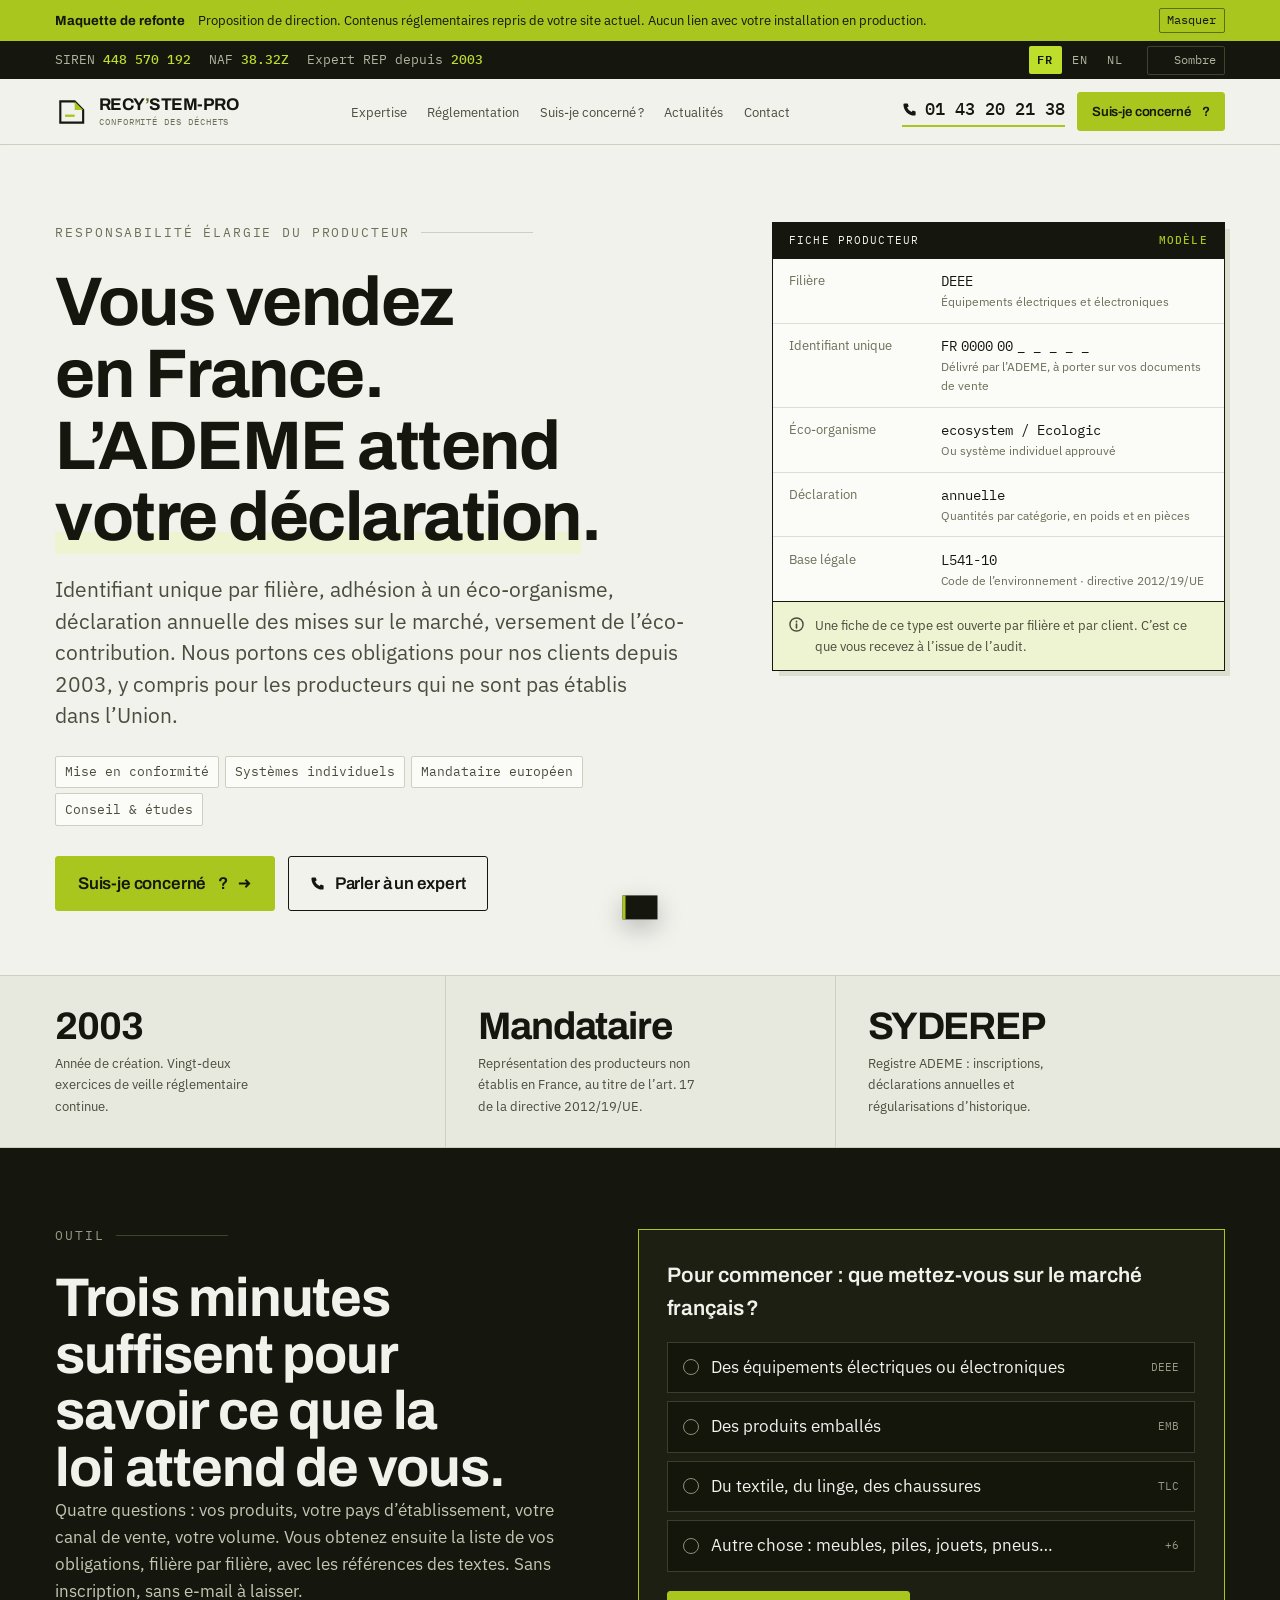
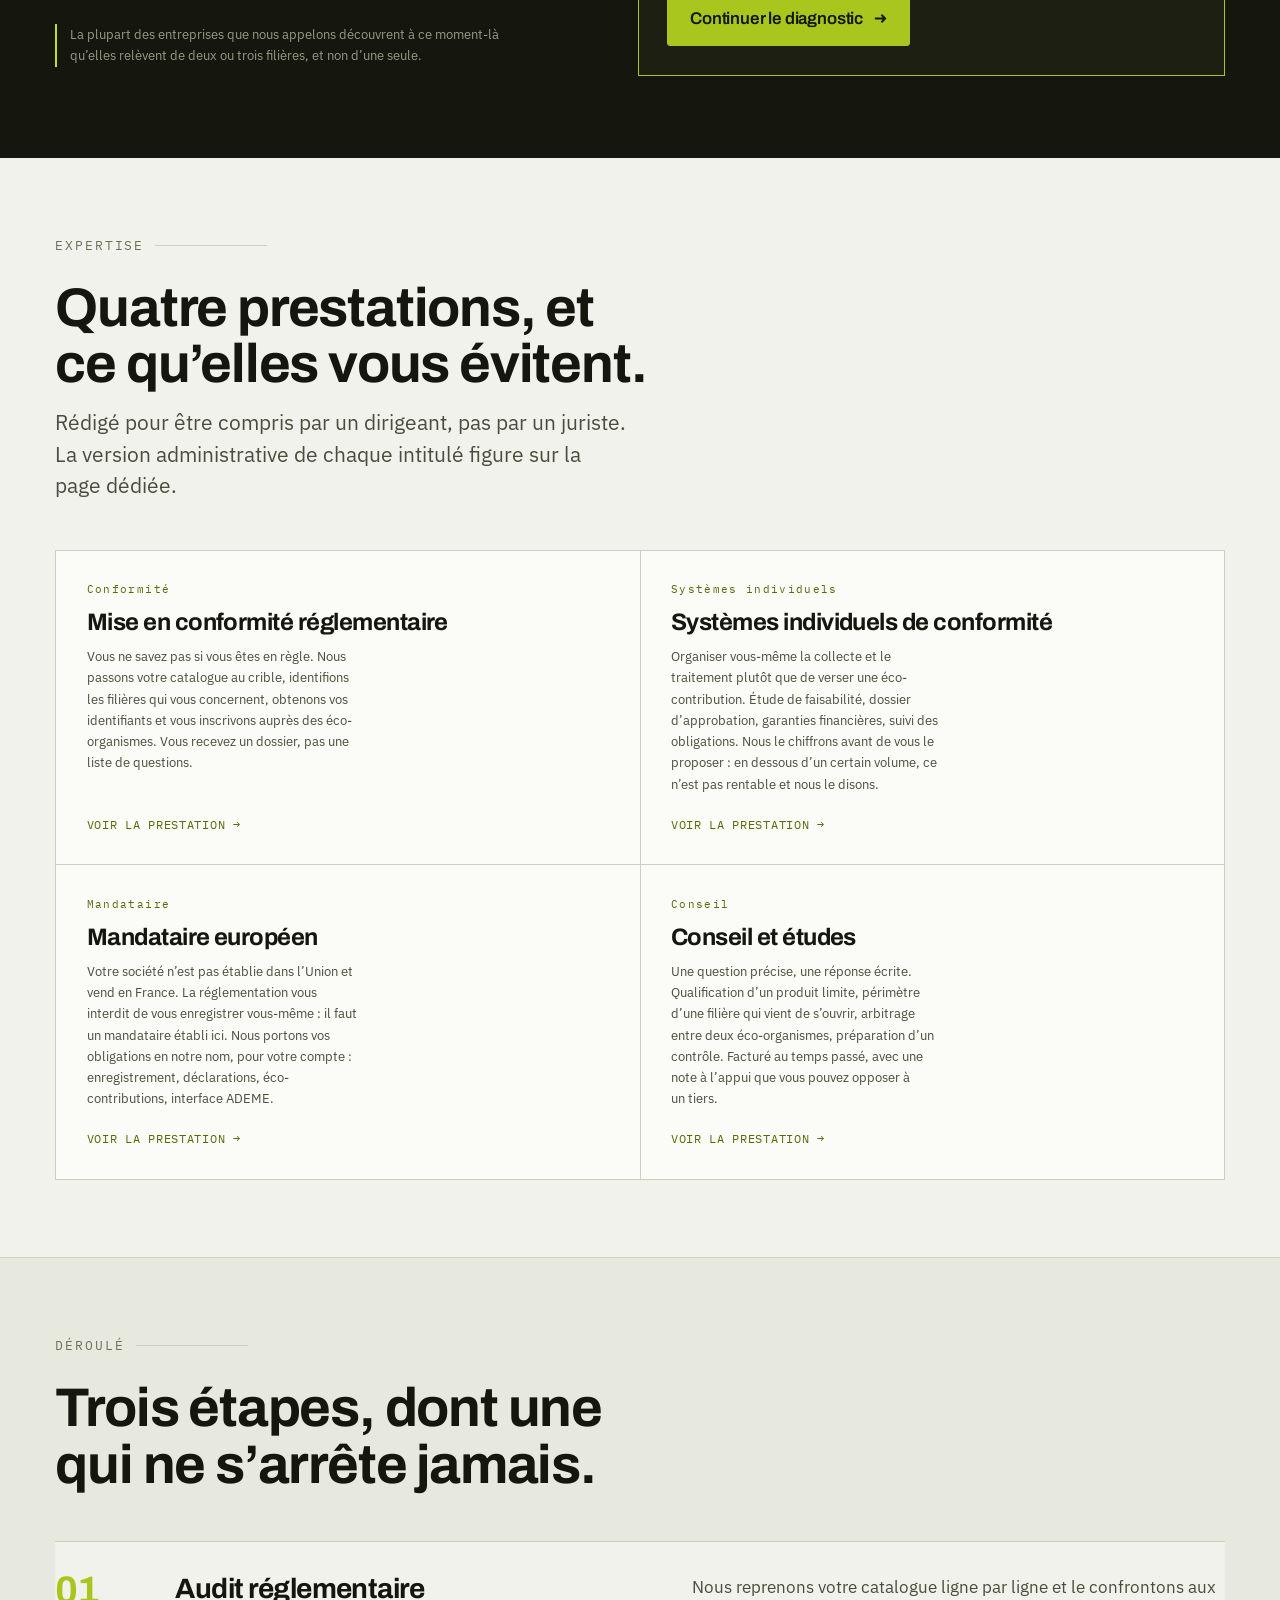
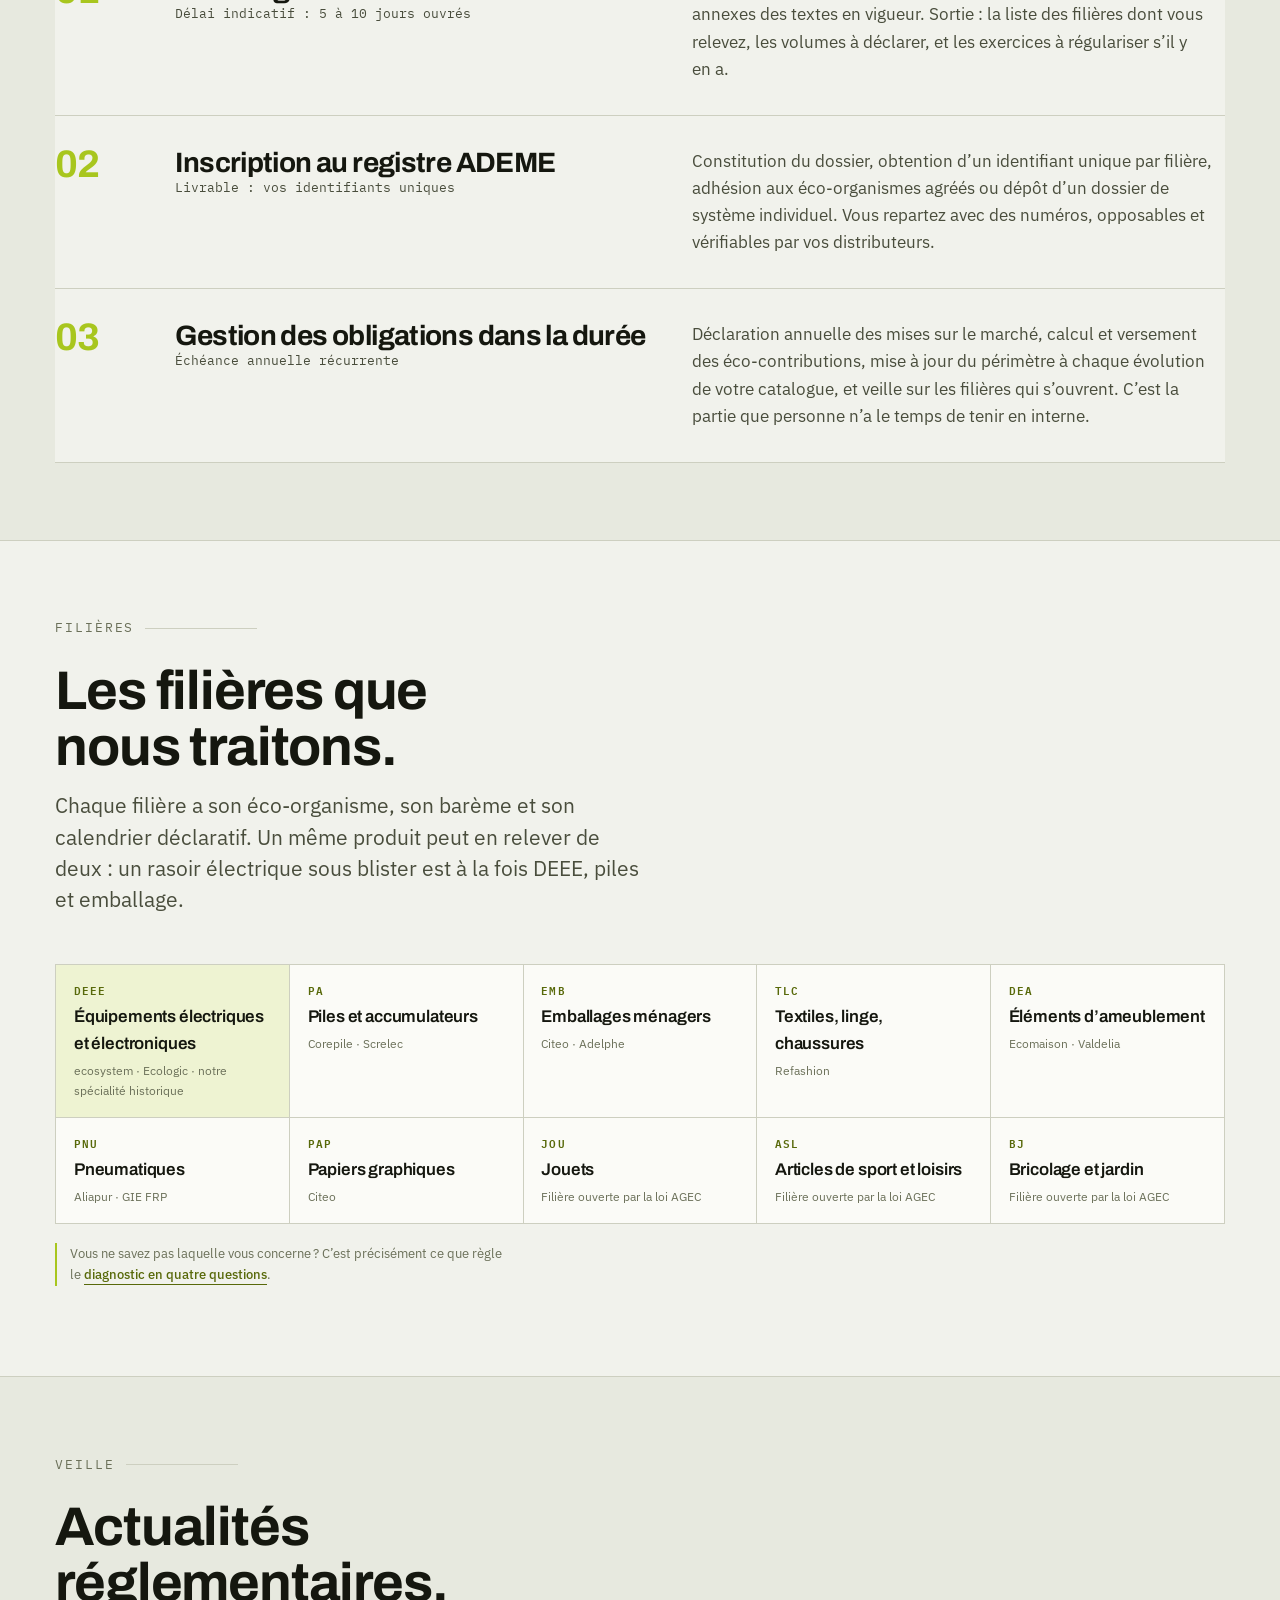
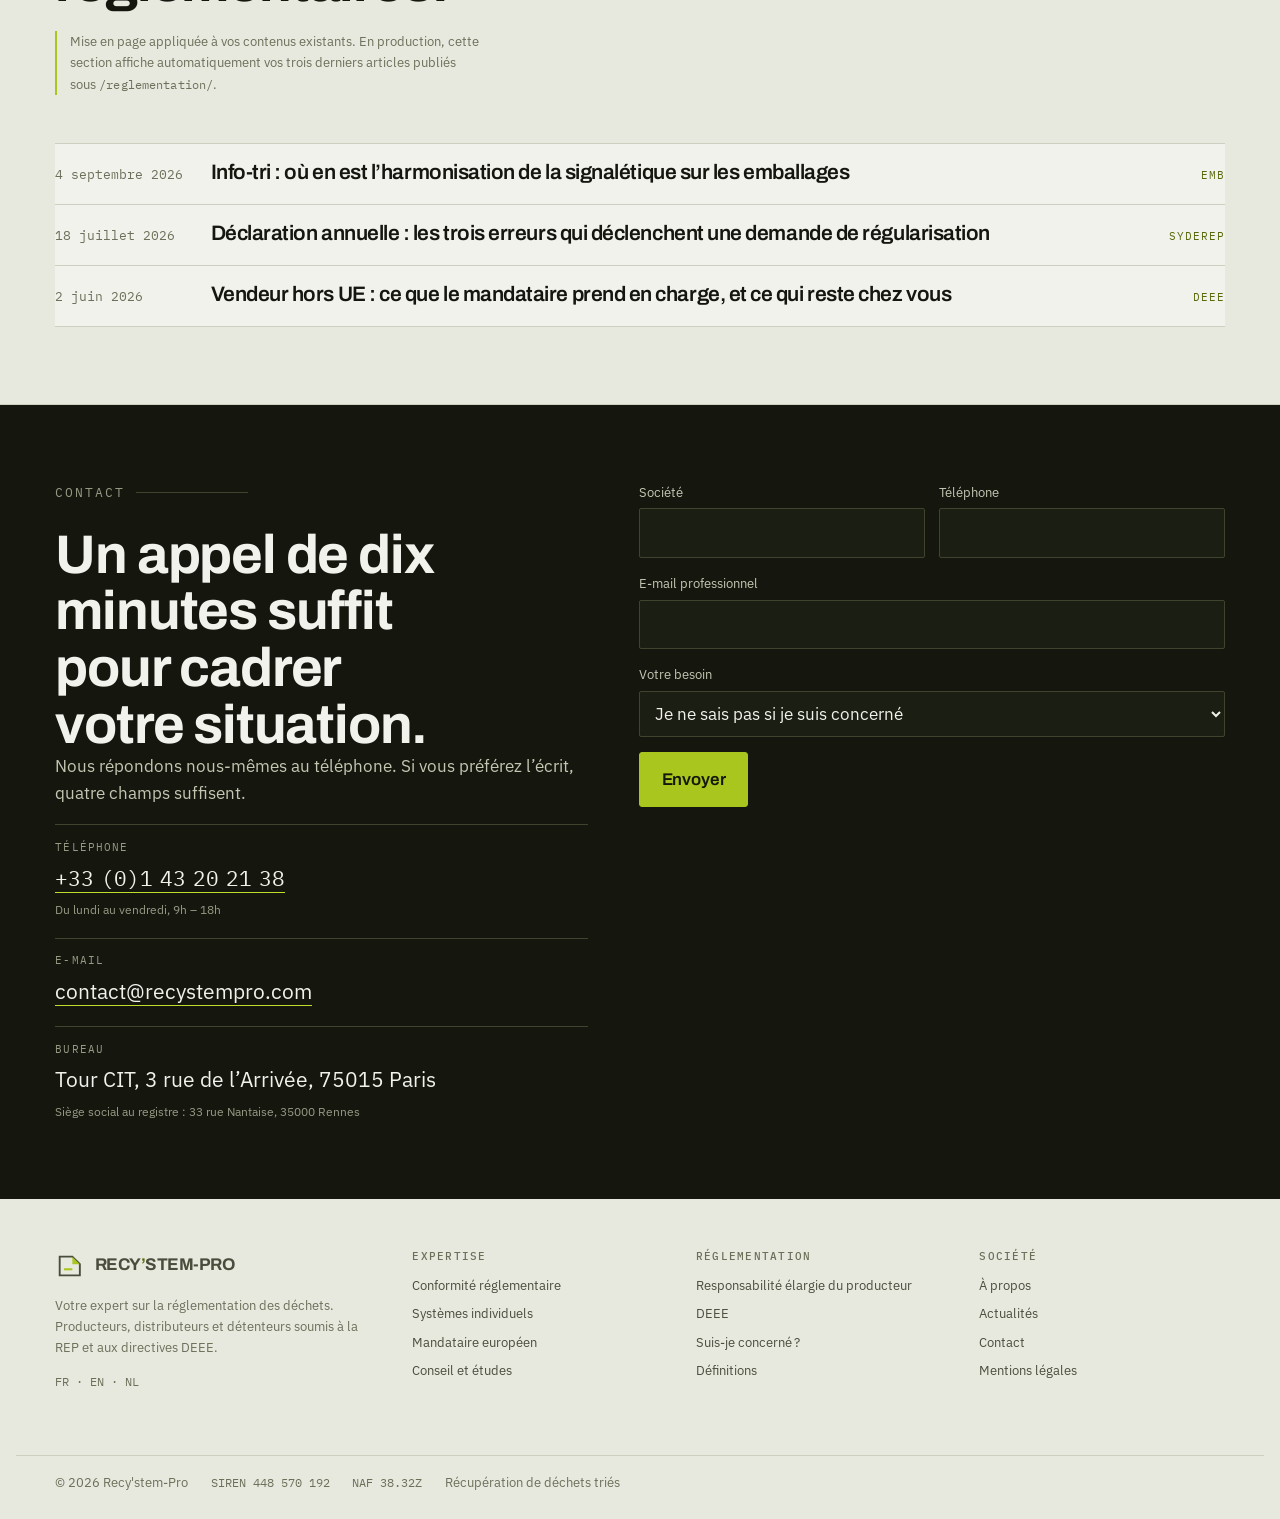
<file: index.html>
<!DOCTYPE html>
<html lang="fr" data-page="accueil">
<head>
<meta charset="utf-8">
<meta name="viewport" content="width=device-width, initial-scale=1">
<!-- Maquette : jamais indexée, pour ne pas concurrencer le site réel du client. -->
<meta name="robots" content="noindex, nofollow">

<!-- Le site actuel affiche « Accueil - » : titre vide sur toutes les pages. -->
<title>Recy'stem-Pro | conformité REP &amp; mandataire européen</title>
<meta name="description" content="Vous mettez des produits sur le marché français : identifiants uniques, déclarations, éco-contributions. Recy'stem-Pro prend en charge vos obligations REP depuis 2003. Mandataire européen pour les producteurs non établis en France.">
<link rel="canonical" href="https://www.recystempro.com/">

<!-- Structure i18n : miroir /en/ complet, prêt à recevoir la traduction. -->
<link rel="alternate" hreflang="fr" href="https://www.recystempro.com/">
<link rel="alternate" hreflang="en" href="https://www.recystempro.com/en/">
<link rel="alternate" hreflang="x-default" href="https://www.recystempro.com/">

<meta property="og:type" content="website">
<meta property="og:locale" content="fr_FR">
<meta property="og:title" content="Recy'stem-Pro | conformité REP &amp; mandataire européen">
<meta property="og:description" content="Vos obligations REP en France : identifiants uniques, déclarations, éco-contributions. 22 ans d'expertise réglementaire.">

<link rel="icon" href="assets/favicon.svg" type="image/svg+xml">
<link rel="preconnect" href="https://fonts.googleapis.com">
<link rel="preconnect" href="https://fonts.gstatic.com" crossorigin>
<link href="https://fonts.googleapis.com/css2?family=Archivo:wght@500;600;700&family=IBM+Plex+Sans:wght@400;500;600&family=IBM+Plex+Mono:wght@400;500&display=swap" rel="stylesheet">
<link rel="stylesheet" href="assets/base.css">
</head>
<body>

<a class="skip" href="#main">Aller au contenu</a>

<div class="mockbar" id="mockbar">
  <div class="wrap mockbar__in">
    <b>Maquette de refonte</b>
    <span>Proposition de direction. Contenus réglementaires repris de votre site actuel. Aucun lien avec votre installation en production.</span>
    <button type="button" aria-label="Masquer ce bandeau">Masquer</button>
  </div>
</div>

<div class="util">
  <div class="wrap util__in">
    <div class="util__codes mono">
      <span>SIREN <b>448&nbsp;570&nbsp;192</b></span>
      <span>NAF <b>38.32Z</b></span>
      <span>Expert REP depuis <b>2003</b></span>
    </div>
    <span class="util__spacer"></span>
    <div class="lang" role="group" aria-label="Langue du site">
      <button type="button" data-lang="fr" aria-current="true">FR</button>
      <button type="button" data-lang="en">EN</button>
      <button type="button" data-lang="nl">NL</button>
    </div>
    <button type="button" class="theme-btn" data-theme-toggle aria-pressed="false">
      <svg width="12" height="12" viewBox="0 0 12 12" aria-hidden="true"><path d="M6 1a5 5 0 1 0 0 10A4 4 0 0 1 6 1z" fill="currentColor"/></svg>
      <span> Sombre</span>
    </button>
  </div>
</div>

<header class="site">
  <div class="wrap head">
    <a class="logo" href="index.html" aria-label="Recy'stem-Pro, retour à l'accueil">
      <svg class="logo__mark" width="34" height="34" viewBox="0 0 32 32" aria-hidden="true">
        <path d="M5 6h13.5l8 8v12H5z" fill="none" stroke="currentColor" stroke-width="2"/>
        <path d="M18.5 6v8h8z" fill="#a8c61e"/>
        <path d="M9.5 19.5h9" stroke="#a8c61e" stroke-width="2.2"/>
      </svg>
      <span class="logo__txt">RECY<i>&rsquo;</i>STEM-PRO
        <span class="logo__sub">Conformité des déchets</span>
      </span>
    </a>

    <nav class="main" aria-label="Navigation principale">
      <ul>
        <li><a href="#expertise">Expertise</a></li>
        <li><a href="#reglementation">Réglementation</a></li>
        <li><a href="suis-je-concerne.html">Suis-je concerné<span aria-hidden="true">&#8239;?</span></a></li>
        <li><a href="#actualites">Actualités</a></li>
        <li><a href="#contact">Contact</a></li>
      </ul>
    </nav>

    <div class="head__cta">
      <!-- Seul canal de conversion : visible sans défilement, mobile comprise. -->
      <a class="tel" href="tel:+33143202138">
        <svg width="15" height="15" viewBox="0 0 16 16" aria-hidden="true"><path d="M3 1.5h3l1.2 3-1.8 1.3a9 9 0 0 0 4.8 4.8L11.5 9l3 1.2v3A1.3 1.3 0 0 1 13.2 14.5C6.7 14.1 1.9 9.3 1.5 2.8A1.3 1.3 0 0 1 2.8 1.5z" fill="currentColor"/></svg>
        01&nbsp;43&nbsp;20&nbsp;21&nbsp;38
      </a>
      <a class="btn btn--sm" href="suis-je-concerne.html">Suis-je concerné<span aria-hidden="true">&#8239;?</span></a>
    </div>
  </div>
</header>

<main id="main">

<section class="hero">
  <div class="wrap hero__in">
    <div>
      <p class="eyebrow">Responsabilité élargie du producteur</p>
      <h1>Vous vendez en France.<br>L&rsquo;ADEME attend <em>votre déclaration</em>.</h1>
      <p class="lede">Identifiant unique par filière, adhésion à un éco-organisme, déclaration annuelle des mises sur le marché, versement de l&rsquo;éco-contribution. Nous portons ces obligations pour nos clients depuis 2003, y compris pour les producteurs qui ne sont pas établis dans l&rsquo;Union.</p>

      <ul class="hero__services">
        <li>Mise en conformité</li>
        <li>Systèmes individuels</li>
        <li>Mandataire européen</li>
        <li>Conseil &amp; études</li>
      </ul>

      <div class="hero__actions">
        <a class="btn" href="suis-je-concerne.html">
          Suis-je concerné<span aria-hidden="true">&#8239;?</span>
          <svg width="15" height="15" viewBox="0 0 16 16" aria-hidden="true"><path d="M2 8h11m-4-4 4 4-4 4" fill="none" stroke="currentColor" stroke-width="2"/></svg>
        </a>
        <a class="btn btn--ghost" href="tel:+33143202138">
          <svg width="15" height="15" viewBox="0 0 16 16" aria-hidden="true"><path d="M3 1.5h3l1.2 3-1.8 1.3a9 9 0 0 0 4.8 4.8L11.5 9l3 1.2v3A1.3 1.3 0 0 1 13.2 14.5C6.7 14.1 1.9 9.3 1.5 2.8A1.3 1.3 0 0 1 2.8 1.5z" fill="currentColor"/></svg>
          Parler à un expert
        </a>
      </div>
    </div>

    <!-- Visuel signature : une fiche de dossier, pas une illustration de banque d'images. -->
    <aside class="fiche" aria-label="Exemple de fiche de suivi réglementaire">
      <div class="fiche__hd"><span>Fiche producteur</span><b>modèle</b></div>
      <dl>
        <div>
          <dt>Filière</dt>
          <dd>DEEE<small>Équipements électriques et électroniques</small></dd>
        </div>
        <div>
          <dt>Identifiant unique</dt>
          <dd>FR&#8239;0000&#8239;00&#8239;_ _ _ _ _<small>Délivré par l&rsquo;ADEME, à porter sur vos documents de vente</small></dd>
        </div>
        <div>
          <dt>Éco-organisme</dt>
          <dd>ecosystem / Ecologic<small>Ou système individuel approuvé</small></dd>
        </div>
        <div>
          <dt>Déclaration</dt>
          <dd>annuelle<small>Quantités par catégorie, en poids et en pièces</small></dd>
        </div>
        <div>
          <dt>Base légale</dt>
          <dd>L541-10<small>Code de l&rsquo;environnement · directive 2012/19/UE</small></dd>
        </div>
      </dl>
      <div class="fiche__ft">
        <svg width="15" height="15" viewBox="0 0 16 16" aria-hidden="true"><circle cx="8" cy="8" r="7" fill="none" stroke="currentColor" stroke-width="1.5"/><path d="M8 4.5v.5m0 2.5v4" stroke="currentColor" stroke-width="1.8" stroke-linecap="round"/></svg>
        <span>Une fiche de ce type est ouverte par filière et par client. C&rsquo;est ce que vous recevez à l&rsquo;issue de l&rsquo;audit.</span>
      </div>
    </aside>
  </div>
</section>

<section class="facts">
  <div class="wrap">
    <ul>
      <li>
        <b>2003</b>
        <span>Année de création. Vingt-deux exercices de veille réglementaire continue.</span>
      </li>
      <li>
        <b>Mandataire</b>
        <span>Représentation des producteurs non établis en France, au titre de l&rsquo;art.&#8239;17 de la directive 2012/19/UE.</span>
      </li>
      <li>
        <b>SYDEREP</b>
        <span>Registre ADEME : inscriptions, déclarations annuelles et régularisations d&rsquo;historique.</span>
      </li>
    </ul>
  </div>
</section>

<!-- ============ Auto-diagnostic : la pièce maîtresse, amorcée ici ========= -->
<section class="sec sec--ink" id="diagnostic">
  <div class="wrap probe">
    <div>
      <p class="eyebrow">Outil</p>
      <h2 style="font-size:var(--step-4)">Trois minutes suffisent pour savoir ce que la loi attend de vous.</h2>
      <p>Quatre questions&nbsp;: vos produits, votre pays d&rsquo;établissement, votre canal de vente, votre volume. Vous obtenez ensuite la liste de vos obligations, filière par filière, avec les références des textes. Sans inscription, sans e-mail à laisser.</p>
      <p class="note" style="color:#969a84;border-color:#bede2c">La plupart des entreprises que nous appelons découvrent à ce moment-là qu&rsquo;elles relèvent de deux ou trois filières, et non d&rsquo;une seule.</p>
    </div>

    <form class="probe__q" action="suis-je-concerne.html" method="get">
      <fieldset>
        <legend>Pour commencer : que mettez-vous sur le marché français&#8239;?</legend>
        <div class="probe__opts">
          <div class="opt">
            <input type="radio" id="p-eee" name="produit" value="eee">
            <label for="p-eee">Des équipements électriques ou électroniques <code>DEEE</code></label>
          </div>
          <div class="opt">
            <input type="radio" id="p-emb" name="produit" value="emb">
            <label for="p-emb">Des produits emballés <code>EMB</code></label>
          </div>
          <div class="opt">
            <input type="radio" id="p-tlc" name="produit" value="tlc">
            <label for="p-tlc">Du textile, du linge, des chaussures <code>TLC</code></label>
          </div>
          <div class="opt">
            <input type="radio" id="p-autre" name="produit" value="dea">
            <label for="p-autre">Autre chose&nbsp;: meubles, piles, jouets, pneus&hellip; <code>+6</code></label>
          </div>
        </div>
      </fieldset>
      <button class="btn" type="submit" style="margin-top:1.2rem">
        Continuer le diagnostic
        <svg width="15" height="15" viewBox="0 0 16 16" aria-hidden="true"><path d="M2 8h11m-4-4 4 4-4 4" fill="none" stroke="currentColor" stroke-width="2"/></svg>
      </button>
    </form>
  </div>
</section>

<!-- ============ Les quatre prestations ==================================== -->
<section class="sec" id="expertise">
  <div class="wrap">
    <div class="sec__hd">
      <p class="eyebrow">Expertise</p>
      <h2>Quatre prestations, et ce qu&rsquo;elles vous évitent.</h2>
      <p class="lede">Rédigé pour être compris par un dirigeant, pas par un juriste. La version administrative de chaque intitulé figure sur la page dédiée.</p>
    </div>

    <div class="cards">
      <a class="card" href="#contact">
        <span class="card__no mono">Conformité</span>
        <h3>Mise en conformité réglementaire</h3>
        <p>Vous ne savez pas si vous êtes en règle. Nous passons votre catalogue au crible, identifions les filières qui vous concernent, obtenons vos identifiants et vous inscrivons auprès des éco-organismes. Vous recevez un dossier, pas une liste de questions.</p>
        <span class="card__more">Voir la prestation →</span>
      </a>
      <a class="card" href="#contact">
        <span class="card__no mono">Systèmes individuels</span>
        <h3>Systèmes individuels de conformité</h3>
        <p>Organiser vous-même la collecte et le traitement plutôt que de verser une éco-contribution. Étude de faisabilité, dossier d&rsquo;approbation, garanties financières, suivi des obligations. Nous le chiffrons avant de vous le proposer : en dessous d&rsquo;un certain volume, ce n&rsquo;est pas rentable et nous le disons.</p>
        <span class="card__more">Voir la prestation →</span>
      </a>
      <a class="card" href="#contact">
        <span class="card__no mono">Mandataire</span>
        <h3>Mandataire européen</h3>
        <p>Votre société n&rsquo;est pas établie dans l&rsquo;Union et vend en France. La réglementation vous interdit de vous enregistrer vous-même : il faut un mandataire établi ici. Nous portons vos obligations en notre nom, pour votre compte&nbsp;: enregistrement, déclarations, éco-contributions, interface ADEME.</p>
        <span class="card__more">Voir la prestation →</span>
      </a>
      <a class="card" href="#contact">
        <span class="card__no mono">Conseil</span>
        <h3>Conseil et études</h3>
        <p>Une question précise, une réponse écrite. Qualification d&rsquo;un produit limite, périmètre d&rsquo;une filière qui vient de s&rsquo;ouvrir, arbitrage entre deux éco-organismes, préparation d&rsquo;un contrôle. Facturé au temps passé, avec une note à l&rsquo;appui que vous pouvez opposer à un tiers.</p>
        <span class="card__more">Voir la prestation →</span>
      </a>
    </div>
  </div>
</section>

<!-- ============ Le process ============================================== -->
<section class="sec sec--tint">
  <div class="wrap">
    <div class="sec__hd">
      <p class="eyebrow">Déroulé</p>
      <h2>Trois étapes, dont une qui ne s&rsquo;arrête jamais.</h2>
    </div>
  </div>
  <div class="wrap">
    <ol class="steps">
      <li>
        <div>
          <h3>Audit réglementaire</h3>
          <p class="steps__meta">Délai indicatif : 5 à 10 jours ouvrés</p>
        </div>
        <div>
          <p>Nous reprenons votre catalogue ligne par ligne et le confrontons aux annexes des textes en vigueur. Sortie : la liste des filières dont vous relevez, les volumes à déclarer, et les exercices à régulariser s&rsquo;il y en a.</p>
        </div>
      </li>
      <li>
        <div>
          <h3>Inscription au registre ADEME</h3>
          <p class="steps__meta">Livrable : vos identifiants uniques</p>
        </div>
        <div>
          <p>Constitution du dossier, obtention d&rsquo;un identifiant unique par filière, adhésion aux éco-organismes agréés ou dépôt d&rsquo;un dossier de système individuel. Vous repartez avec des numéros, opposables et vérifiables par vos distributeurs.</p>
        </div>
      </li>
      <li>
        <div>
          <h3>Gestion des obligations dans la durée</h3>
          <p class="steps__meta">Échéance annuelle récurrente</p>
        </div>
        <div>
          <p>Déclaration annuelle des mises sur le marché, calcul et versement des éco-contributions, mise à jour du périmètre à chaque évolution de votre catalogue, et veille sur les filières qui s&rsquo;ouvrent. C&rsquo;est la partie que personne n&rsquo;a le temps de tenir en interne.</p>
        </div>
      </li>
    </ol>
  </div>
</section>

<!-- ============ Filières ================================================ -->
<section class="sec" id="reglementation">
  <div class="wrap">
    <div class="sec__hd">
      <p class="eyebrow">Filières</p>
      <h2>Les filières que nous traitons.</h2>
      <p class="lede">Chaque filière a son éco-organisme, son barème et son calendrier déclaratif. Un même produit peut en relever de deux : un rasoir électrique sous blister est à la fois DEEE, piles et emballage.</p>
    </div>
    <ul class="fil">
      <li data-spec="1"><code>DEEE</code><b>Équipements électriques et électroniques</b><span>ecosystem · Ecologic · notre spécialité historique</span></li>
      <li><code>PA</code><b>Piles et accumulateurs</b><span>Corepile · Screlec</span></li>
      <li><code>EMB</code><b>Emballages ménagers</b><span>Citeo · Adelphe</span></li>
      <li><code>TLC</code><b>Textiles, linge, chaussures</b><span>Refashion</span></li>
      <li><code>DEA</code><b>Éléments d&rsquo;ameublement</b><span>Ecomaison · Valdelia</span></li>
      <li><code>PNU</code><b>Pneumatiques</b><span>Aliapur · GIE FRP</span></li>
      <li><code>PAP</code><b>Papiers graphiques</b><span>Citeo</span></li>
      <li><code>JOU</code><b>Jouets</b><span>Filière ouverte par la loi AGEC</span></li>
      <li><code>ASL</code><b>Articles de sport et loisirs</b><span>Filière ouverte par la loi AGEC</span></li>
      <li><code>BJ</code><b>Bricolage et jardin</b><span>Filière ouverte par la loi AGEC</span></li>
    </ul>
    <p class="note">Vous ne savez pas laquelle vous concerne&#8239;? C&rsquo;est précisément ce que règle le <a class="lnk" href="suis-je-concerne.html">diagnostic en quatre questions</a>.</p>
  </div>
</section>

<!-- ============ Actualités ============================================== -->
<section class="sec sec--tint" id="actualites">
  <div class="wrap">
    <div class="sec__hd">
      <p class="eyebrow">Veille</p>
      <h2>Actualités réglementaires.</h2>
      <p class="note">Mise en page appliquée à vos contenus existants. En production, cette section affiche automatiquement vos trois derniers articles publiés sous <span class="ref">/reglementation/</span>.</p>
    </div>
    <div class="news">
      <a href="#actualites">
        <time datetime="2026-09-04">4 septembre 2026</time>
        <h3>Info-tri : où en est l&rsquo;harmonisation de la signalétique sur les emballages</h3>
        <span>EMB</span>
      </a>
      <a href="#actualites">
        <time datetime="2026-07-18">18 juillet 2026</time>
        <h3>Déclaration annuelle : les trois erreurs qui déclenchent une demande de régularisation</h3>
        <span>SYDEREP</span>
      </a>
      <a href="#actualites">
        <time datetime="2026-06-02">2 juin 2026</time>
        <h3>Vendeur hors UE : ce que le mandataire prend en charge, et ce qui reste chez vous</h3>
        <span>DEEE</span>
      </a>
    </div>
  </div>
</section>

<!-- ============ Contact ================================================= -->
<section class="sec sec--ink" id="contact">
  <div class="wrap contact">
    <div>
      <p class="eyebrow">Contact</p>
      <h2 style="font-size:var(--step-4)">Un appel de dix minutes suffit pour cadrer votre situation.</h2>
      <p>Nous répondons nous-mêmes au téléphone. Si vous préférez l&rsquo;écrit, quatre champs suffisent.</p>

      <dl class="coords">
        <div>
          <dt>Téléphone</dt>
          <dd><a class="mono" href="tel:+33143202138">+33&#8239;(0)1&#8239;43&#8239;20&#8239;21&#8239;38</a>
            <small>Du lundi au vendredi, 9h&nbsp;–&nbsp;18h</small></dd>
        </div>
        <div>
          <dt>E-mail</dt>
          <dd><a href="mailto:contact@recystempro.com">contact@recystempro.com</a></dd>
        </div>
        <div>
          <dt>Bureau</dt>
          <dd>Tour CIT, 3 rue de l&rsquo;Arrivée, 75015 Paris
            <small>Siège social au registre : 33 rue Nantaise, 35000 Rennes</small></dd>
        </div>
      </dl>
    </div>

    <form class="short" data-stub novalidate>
      <div class="grid-2">
        <div class="field">
          <label for="f-soc">Société</label>
          <input id="f-soc" name="societe" type="text" autocomplete="organization" required>
        </div>
        <div class="field">
          <label for="f-tel">Téléphone</label>
          <input id="f-tel" name="tel" type="tel" autocomplete="tel" inputmode="tel">
        </div>
      </div>
      <div class="field">
        <label for="f-mail">E-mail professionnel</label>
        <input id="f-mail" name="email" type="email" autocomplete="email" required>
      </div>
      <div class="field">
        <label for="f-besoin">Votre besoin</label>
        <select id="f-besoin" name="besoin">
          <option>Je ne sais pas si je suis concerné</option>
          <option>Mise en conformité, première inscription</option>
          <option>Régularisation d&rsquo;exercices antérieurs</option>
          <option>Mandataire pour une société hors UE</option>
          <option>Étude de système individuel</option>
          <option>Question ponctuelle / conseil</option>
        </select>
      </div>
      <button class="btn" type="submit">Envoyer</button>
      <p class="form-msg" hidden></p>
    </form>
  </div>
</section>

</main>

<footer class="site">
  <div class="wrap foot">
    <div>
      <a class="logo" href="index.html" style="margin-bottom:0.9rem">
        <svg class="logo__mark" width="30" height="30" viewBox="0 0 32 32" aria-hidden="true">
          <path d="M5 6h13.5l8 8v12H5z" fill="none" stroke="currentColor" stroke-width="2"/>
          <path d="M18.5 6v8h8z" fill="#a8c61e"/>
          <path d="M9.5 19.5h9" stroke="#a8c61e" stroke-width="2.2"/>
        </svg>
        <span class="logo__txt">RECY<i>&rsquo;</i>STEM-PRO</span>
      </a>
      <p>Votre expert sur la réglementation des déchets. Producteurs, distributeurs et détenteurs soumis à la REP et aux directives DEEE.</p>
      <p class="mono" style="font-size:0.76rem">FR&nbsp;· EN&nbsp;· NL</p>
    </div>

    <div>
      <h4>Expertise</h4>
      <ul>
        <li><a href="#expertise">Conformité réglementaire</a></li>
        <li><a href="#expertise">Systèmes individuels</a></li>
        <li><a href="#expertise">Mandataire européen</a></li>
        <li><a href="#expertise">Conseil et études</a></li>
      </ul>
    </div>

    <div>
      <h4>Réglementation</h4>
      <ul>
        <li><a href="#reglementation">Responsabilité élargie du producteur</a></li>
        <li><a href="#reglementation">DEEE</a></li>
        <li><a href="suis-je-concerne.html">Suis-je concerné<span aria-hidden="true">&#8239;?</span></a></li>
        <li><a href="#reglementation">Définitions</a></li>
      </ul>
    </div>

    <div>
      <h4>Société</h4>
      <ul>
        <li><a href="#contact">À propos</a></li>
        <li><a href="#actualites">Actualités</a></li>
        <li><a href="#contact">Contact</a></li>
        <li><a href="#contact">Mentions légales</a></li>
      </ul>
    </div>
  </div>

  <div class="wrap foot__legal">
    <span>© <span data-year>2026</span> Recy'stem-Pro</span>
    <span class="mono">SIREN 448&nbsp;570&nbsp;192</span>
    <span class="mono">NAF 38.32Z</span>
    <span>Récupération de déchets triés</span>
  </div>
</footer>

<div class="toast" id="toast" role="status" aria-live="polite"></div>
<script src="assets/site.js"></script>
</body>
</html>
</file>
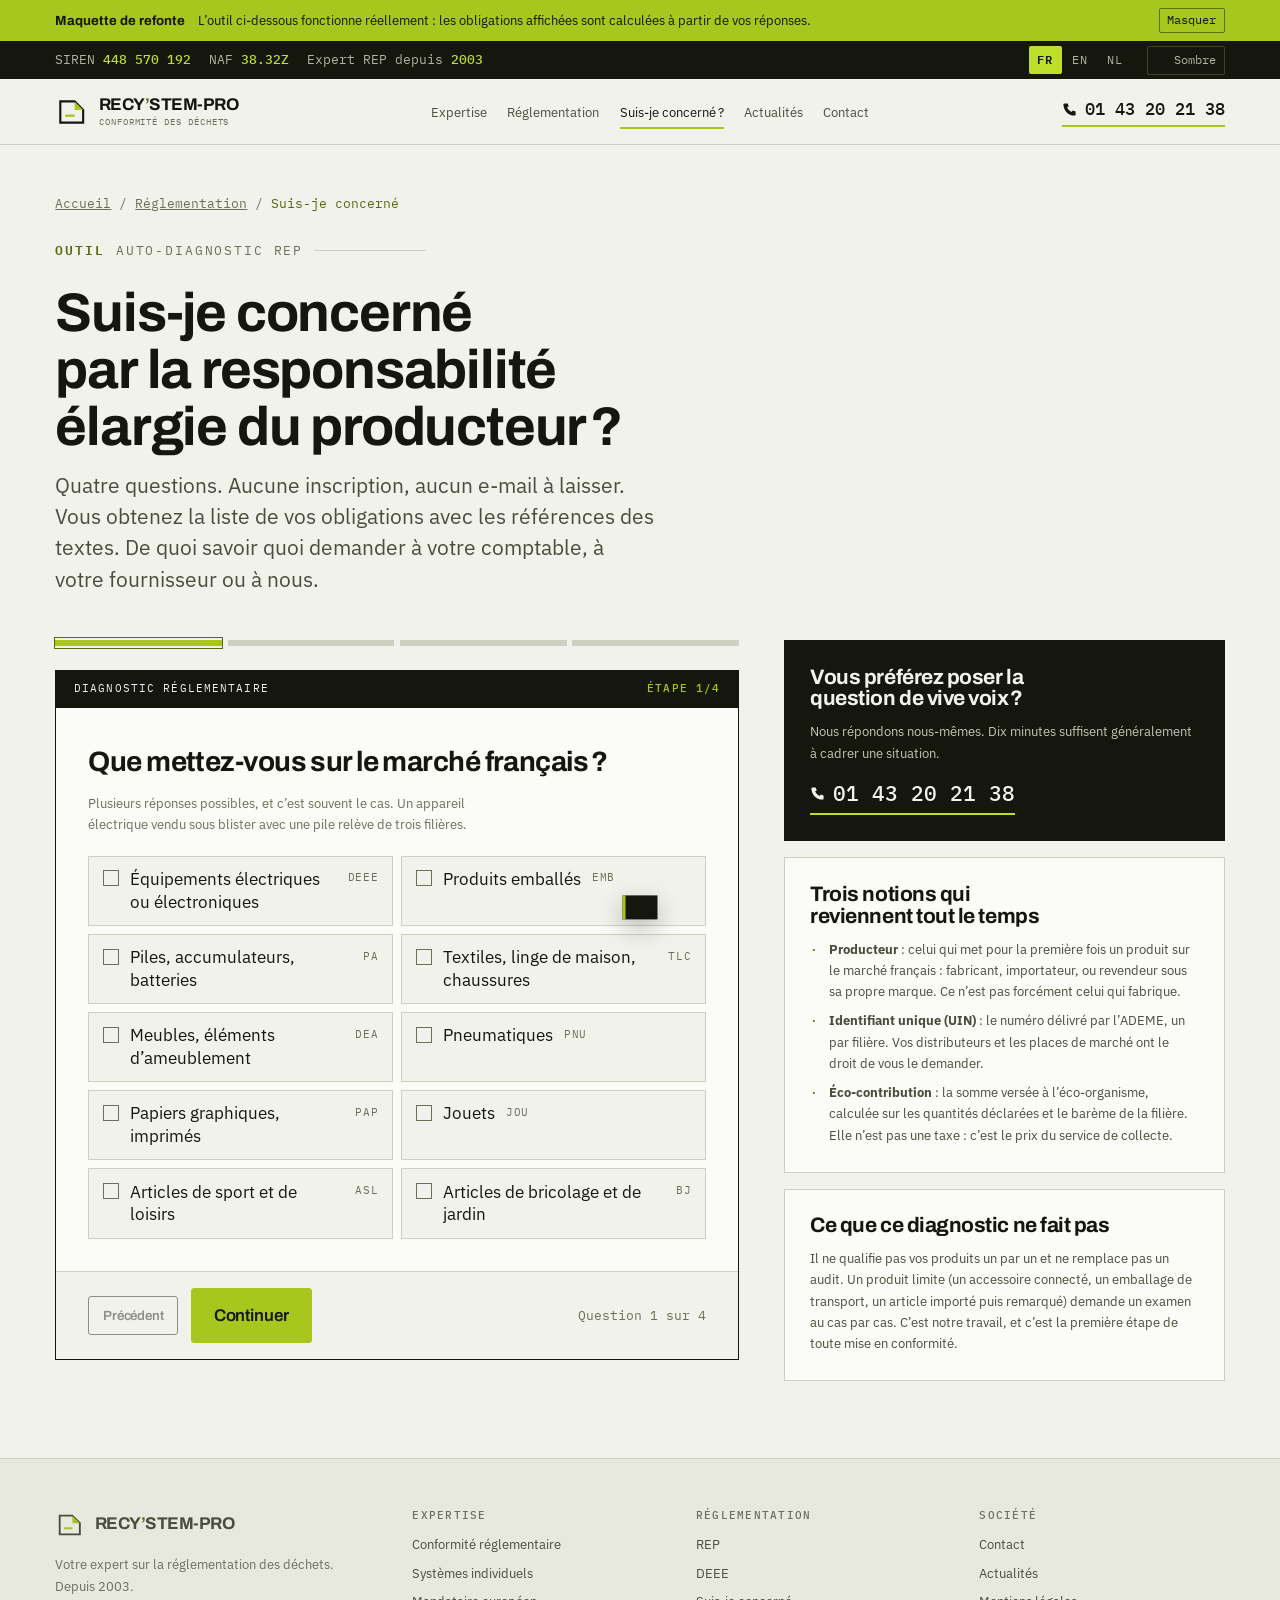
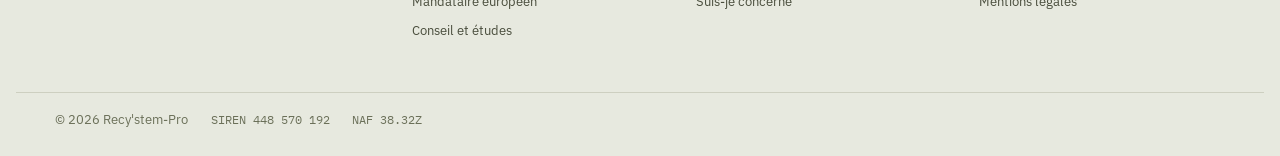
<file: suis-je-concerne.html>
<!DOCTYPE html>
<html lang="fr" data-page="diagnostic">
<head>
<meta charset="utf-8">
<meta name="viewport" content="width=device-width, initial-scale=1">
<!-- Maquette : jamais indexée, pour ne pas concurrencer le site réel du client. -->
<meta name="robots" content="noindex, nofollow">

<title>Suis-je concerné par la REP&#8239;? | Recy'stem-Pro</title>
<meta name="description" content="Quatre questions pour savoir de quelles filières REP vous relevez : identifiant unique, éco-organisme, déclaration annuelle, mandataire. Diagnostic immédiat, sans inscription.">
<link rel="canonical" href="https://www.recystempro.com/reglementation/suis-je-concerne/">

<link rel="alternate" hreflang="fr" href="https://www.recystempro.com/reglementation/suis-je-concerne/">
<link rel="alternate" hreflang="en" href="https://www.recystempro.com/en/regulations/are-you-affected/">
<link rel="alternate" hreflang="x-default" href="https://www.recystempro.com/reglementation/suis-je-concerne/">

<link rel="icon" href="assets/favicon.svg" type="image/svg+xml">
<link rel="preconnect" href="https://fonts.googleapis.com">
<link rel="preconnect" href="https://fonts.gstatic.com" crossorigin>
<link href="https://fonts.googleapis.com/css2?family=Archivo:wght@500;600;700&family=IBM+Plex+Sans:wght@400;500;600&family=IBM+Plex+Mono:wght@400;500&display=swap" rel="stylesheet">
<link rel="stylesheet" href="assets/base.css">
</head>
<body>

<a class="skip" href="#main">Aller au contenu</a>

<div class="mockbar" id="mockbar">
  <div class="wrap mockbar__in">
    <b>Maquette de refonte</b>
    <span>L&rsquo;outil ci-dessous fonctionne réellement : les obligations affichées sont calculées à partir de vos réponses.</span>
    <button type="button" aria-label="Masquer ce bandeau">Masquer</button>
  </div>
</div>

<div class="util">
  <div class="wrap util__in">
    <div class="util__codes mono">
      <span>SIREN <b>448&nbsp;570&nbsp;192</b></span>
      <span>NAF <b>38.32Z</b></span>
      <span>Expert REP depuis <b>2003</b></span>
    </div>
    <span class="util__spacer"></span>
    <div class="lang" role="group" aria-label="Langue du site">
      <button type="button" data-lang="fr" aria-current="true">FR</button>
      <button type="button" data-lang="en">EN</button>
      <button type="button" data-lang="nl">NL</button>
    </div>
    <button type="button" class="theme-btn" data-theme-toggle aria-pressed="false">
      <svg width="12" height="12" viewBox="0 0 12 12" aria-hidden="true"><path d="M6 1a5 5 0 1 0 0 10A4 4 0 0 1 6 1z" fill="currentColor"/></svg>
      <span> Sombre</span>
    </button>
  </div>
</div>

<header class="site">
  <div class="wrap head">
    <a class="logo" href="index.html" aria-label="Recy'stem-Pro, retour à l'accueil">
      <svg class="logo__mark" width="34" height="34" viewBox="0 0 32 32" aria-hidden="true">
        <path d="M5 6h13.5l8 8v12H5z" fill="none" stroke="currentColor" stroke-width="2"/>
        <path d="M18.5 6v8h8z" fill="#a8c61e"/>
        <path d="M9.5 19.5h9" stroke="#a8c61e" stroke-width="2.2"/>
      </svg>
      <span class="logo__txt">RECY<i>&rsquo;</i>STEM-PRO
        <span class="logo__sub">Conformité des déchets</span>
      </span>
    </a>

    <nav class="main" aria-label="Navigation principale">
      <ul>
        <li><a href="index.html#expertise">Expertise</a></li>
        <li><a href="index.html#reglementation">Réglementation</a></li>
        <li><a href="suis-je-concerne.html" aria-current="page">Suis-je concerné<span aria-hidden="true">&#8239;?</span></a></li>
        <li><a href="index.html#actualites">Actualités</a></li>
        <li><a href="index.html#contact">Contact</a></li>
      </ul>
    </nav>

    <div class="head__cta">
      <a class="tel" href="tel:+33143202138">
        <svg width="15" height="15" viewBox="0 0 16 16" aria-hidden="true"><path d="M3 1.5h3l1.2 3-1.8 1.3a9 9 0 0 0 4.8 4.8L11.5 9l3 1.2v3A1.3 1.3 0 0 1 13.2 14.5C6.7 14.1 1.9 9.3 1.5 2.8A1.3 1.3 0 0 1 2.8 1.5z" fill="currentColor"/></svg>
        01&nbsp;43&nbsp;20&nbsp;21&nbsp;38
      </a>
    </div>
  </div>
</header>

<main id="main">

<section class="tool">
  <div class="wrap">
    <nav aria-label="Fil d'Ariane" style="margin-bottom:1.6rem">
      <ol class="mono" style="display:flex;gap:0.5rem;font-size:var(--step--1);color:var(--ink-3);flex-wrap:wrap">
        <li><a href="index.html" style="color:inherit">Accueil</a></li>
        <li aria-hidden="true">/</li>
        <li><a href="index.html#reglementation" style="color:inherit">Réglementation</a></li>
        <li aria-hidden="true">/</li>
        <li aria-current="page" style="color:var(--accent-txt)">Suis-je concerné</li>
      </ol>
    </nav>

    <div style="max-width:60ch;margin-bottom:clamp(1.8rem,4vw,2.8rem)">
      <p class="eyebrow"><b>Outil</b> Auto-diagnostic REP</p>
      <h1 style="font-size:var(--step-4);margin-bottom:0.9rem">Suis-je concerné par la responsabilité élargie du producteur&#8239;?</h1>
      <p class="lede">Quatre questions. Aucune inscription, aucun e-mail à laisser. Vous obtenez la liste de vos obligations avec les références des textes. De quoi savoir quoi demander à votre comptable, à votre fournisseur ou à nous.</p>
    </div>

    <div class="tool__grid">
      <div>
        <ol class="prog" id="prog" aria-hidden="true">
          <li data-state="current"></li><li data-state="todo"></li><li data-state="todo"></li><li data-state="todo"></li>
        </ol>

        <form class="form-card" id="diag" novalidate>
          <div class="form-card__hd">
            <span>Diagnostic réglementaire</span>
            <b id="d-step-label">Étape 1/4</b>
          </div>

          <!-- Étape 1 ---------------------------------------------------- -->
          <fieldset class="step-panel">
            <p class="q">Que mettez-vous sur le marché français&#8239;?</p>
            <p class="hint">Plusieurs réponses possibles, et c&rsquo;est souvent le cas. Un appareil électrique vendu sous blister avec une pile relève de trois filières.</p>
            <div class="err" id="d-err" role="alert"></div>
            <div class="checks">
              <div class="chk"><input type="checkbox" id="c-eee" name="produit" value="eee"><label for="c-eee">Équipements électriques ou électroniques<code>DEEE</code></label></div>
              <div class="chk"><input type="checkbox" id="c-emb" name="produit" value="emb"><label for="c-emb">Produits emballés<code>EMB</code></label></div>
              <div class="chk"><input type="checkbox" id="c-pa" name="produit" value="pa"><label for="c-pa">Piles, accumulateurs, batteries<code>PA</code></label></div>
              <div class="chk"><input type="checkbox" id="c-tlc" name="produit" value="tlc"><label for="c-tlc">Textiles, linge de maison, chaussures<code>TLC</code></label></div>
              <div class="chk"><input type="checkbox" id="c-dea" name="produit" value="dea"><label for="c-dea">Meubles, éléments d&rsquo;ameublement<code>DEA</code></label></div>
              <div class="chk"><input type="checkbox" id="c-pnu" name="produit" value="pnu"><label for="c-pnu">Pneumatiques<code>PNU</code></label></div>
              <div class="chk"><input type="checkbox" id="c-pap" name="produit" value="pap"><label for="c-pap">Papiers graphiques, imprimés<code>PAP</code></label></div>
              <div class="chk"><input type="checkbox" id="c-jou" name="produit" value="jou"><label for="c-jou">Jouets<code>JOU</code></label></div>
              <div class="chk"><input type="checkbox" id="c-asl" name="produit" value="asl"><label for="c-asl">Articles de sport et de loisirs<code>ASL</code></label></div>
              <div class="chk"><input type="checkbox" id="c-bj" name="produit" value="bj"><label for="c-bj">Articles de bricolage et de jardin<code>BJ</code></label></div>
            </div>
          </fieldset>

          <!-- Étape 2 ---------------------------------------------------- -->
          <fieldset class="step-panel" hidden>
            <p class="q">Où votre société est-elle établie&#8239;?</p>
            <p class="hint">C&rsquo;est la question qui détermine si vous pouvez vous enregistrer vous-même, ou s&rsquo;il vous faut un mandataire établi en France.</p>
            <div class="checks checks--1">
              <div class="chk chk--radio"><input type="radio" id="pa-fr" name="pays" value="fr"><label for="pa-fr">En France<small>Enregistrement direct possible</small></label></div>
              <div class="chk chk--radio"><input type="radio" id="pa-ue" name="pays" value="ue"><label for="pa-ue">Dans un autre État membre de l&rsquo;Union européenne<small>Enregistrement direct ou mandataire</small></label></div>
              <div class="chk chk--radio"><input type="radio" id="pa-hue" name="pays" value="hors-ue"><label for="pa-hue">Hors Union européenne&nbsp;: Royaume-Uni, Suisse, Chine, États-Unis&hellip;<small>Mandataire établi en France requis</small></label></div>
            </div>
          </fieldset>

          <!-- Étape 3 ---------------------------------------------------- -->
          <fieldset class="step-panel" hidden>
            <p class="q">Comment vos produits arrivent-ils à l&rsquo;utilisateur&#8239;?</p>
            <p class="hint">Le canal de vente change vos obligations d&rsquo;affichage, et détermine qui vérifie votre identifiant.</p>
            <div class="checks checks--1">
              <div class="chk chk--radio"><input type="radio" id="ca-direct" name="canal" value="directe"><label for="ca-direct">Vente directe : boutique, site marchand en propre<small>Au consommateur final</small></label></div>
              <div class="chk chk--radio"><input type="radio" id="ca-mp" name="canal" value="marketplace"><label for="ca-mp">Places de marché : Amazon, Cdiscount, ManoMano&hellip;<small>La plateforme contrôle votre enregistrement</small></label></div>
              <div class="chk chk--radio"><input type="radio" id="ca-b2b" name="canal" value="b2b"><label for="ca-b2b">Distributeurs, revendeurs, clients professionnels<small>Filières et barèmes professionnels</small></label></div>
            </div>
          </fieldset>

          <!-- Étape 4 ---------------------------------------------------- -->
          <fieldset class="step-panel" hidden>
            <p class="q">Quel volume mettez-vous sur le marché chaque année&#8239;?</p>
            <p class="hint">Ordre de grandeur suffisant. Cela détermine s&rsquo;il faut regarder du côté d&rsquo;un système individuel, ou rester sur l&rsquo;éco-contribution.</p>
            <div class="checks checks--1">
              <div class="chk chk--radio"><input type="radio" id="vo-petit" name="volume" value="petit"><label for="vo-petit">Moins de 10 tonnes ou quelques milliers d&rsquo;unités</label></div>
              <div class="chk chk--radio"><input type="radio" id="vo-gros" name="volume" value="gros"><label for="vo-gros">Plus de 10 tonnes, ou plusieurs dizaines de milliers d&rsquo;unités</label></div>
              <div class="chk chk--radio"><input type="radio" id="vo-nsp" name="volume" value="inconnu"><label for="vo-nsp">Je ne dispose pas de ce chiffre consolidé<small>Réponse la plus fréquente, et elle n&rsquo;a rien d&rsquo;anormal</small></label></div>
            </div>
          </fieldset>

          <div class="step-nav">
            <button type="button" class="btn btn--ghost btn--sm" id="d-prev" disabled>Précédent</button>
            <button type="button" class="btn" id="d-next">Continuer</button>
            <span class="spacer"></span>
            <span class="count" id="d-count">Question 1 sur 4</span>
          </div>
        </form>

        <section class="result" id="d-result" hidden aria-live="polite" style="margin-top:1.5rem"></section>
      </div>

      <aside>
        <div class="aside-card aside-card--ink">
          <h3>Vous préférez poser la question de vive voix&#8239;?</h3>
          <p>Nous répondons nous-mêmes. Dix minutes suffisent généralement à cadrer une situation.</p>
          <a class="tel" href="tel:+33143202138" style="border-color:#bede2c">
            <svg width="15" height="15" viewBox="0 0 16 16" aria-hidden="true"><path d="M3 1.5h3l1.2 3-1.8 1.3a9 9 0 0 0 4.8 4.8L11.5 9l3 1.2v3A1.3 1.3 0 0 1 13.2 14.5C6.7 14.1 1.9 9.3 1.5 2.8A1.3 1.3 0 0 1 2.8 1.5z" fill="currentColor"/></svg>
            01&nbsp;43&nbsp;20&nbsp;21&nbsp;38
          </a>
        </div>

        <div class="aside-card">
          <h3>Trois notions qui reviennent tout le temps</h3>
          <ul>
            <li><b>Producteur</b>&nbsp;: celui qui met pour la première fois un produit sur le marché français : fabricant, importateur, ou revendeur sous sa propre marque. Ce n&rsquo;est pas forcément celui qui fabrique.</li>
            <li><b>Identifiant unique (UIN)</b>&nbsp;: le numéro délivré par l&rsquo;ADEME, un par filière. Vos distributeurs et les places de marché ont le droit de vous le demander.</li>
            <li><b>Éco-contribution</b>&nbsp;: la somme versée à l&rsquo;éco-organisme, calculée sur les quantités déclarées et le barème de la filière. Elle n&rsquo;est pas une taxe : c&rsquo;est le prix du service de collecte.</li>
          </ul>
        </div>

        <div class="aside-card">
          <h3>Ce que ce diagnostic ne fait pas</h3>
          <p>Il ne qualifie pas vos produits un par un et ne remplace pas un audit. Un produit limite (un accessoire connecté, un emballage de transport, un article importé puis remarqué) demande un examen au cas par cas. C&rsquo;est notre travail, et c&rsquo;est la première étape de toute mise en conformité.</p>
        </div>
      </aside>
    </div>
  </div>
</section>

</main>

<footer class="site">
  <div class="wrap foot">
    <div>
      <a class="logo" href="index.html" style="margin-bottom:0.9rem">
        <svg class="logo__mark" width="30" height="30" viewBox="0 0 32 32" aria-hidden="true">
          <path d="M5 6h13.5l8 8v12H5z" fill="none" stroke="currentColor" stroke-width="2"/>
          <path d="M18.5 6v8h8z" fill="#a8c61e"/>
          <path d="M9.5 19.5h9" stroke="#a8c61e" stroke-width="2.2"/>
        </svg>
        <span class="logo__txt">RECY<i>&rsquo;</i>STEM-PRO</span>
      </a>
      <p>Votre expert sur la réglementation des déchets. Depuis 2003.</p>
    </div>
    <div>
      <h4>Expertise</h4>
      <ul>
        <li><a href="index.html#expertise">Conformité réglementaire</a></li>
        <li><a href="index.html#expertise">Systèmes individuels</a></li>
        <li><a href="index.html#expertise">Mandataire européen</a></li>
        <li><a href="index.html#expertise">Conseil et études</a></li>
      </ul>
    </div>
    <div>
      <h4>Réglementation</h4>
      <ul>
        <li><a href="index.html#reglementation">REP</a></li>
        <li><a href="index.html#reglementation">DEEE</a></li>
        <li><a href="suis-je-concerne.html">Suis-je concerné</a></li>
      </ul>
    </div>
    <div>
      <h4>Société</h4>
      <ul>
        <li><a href="index.html#contact">Contact</a></li>
        <li><a href="index.html#actualites">Actualités</a></li>
        <li><a href="index.html#contact">Mentions légales</a></li>
      </ul>
    </div>
  </div>
  <div class="wrap foot__legal">
    <span>© <span data-year>2026</span> Recy'stem-Pro</span>
    <span class="mono">SIREN 448&nbsp;570&nbsp;192</span>
    <span class="mono">NAF 38.32Z</span>
  </div>
</footer>

<div class="toast" id="toast" role="status" aria-live="polite"></div>
<script src="assets/site.js"></script>
</body>
</html>
</file>
<file: assets/base.css>
/* ===========================================================================
   RECY'STEM-PRO : feuille de style de la maquette de refonte
   Direction artistique : « le dossier réglementaire ».
   Papier légèrement froid, encre sombre, un seul accent tiré du logo (#A8C61E)
   réservé aux actions et aux données. Aucune illustration de feuille verte.
   =========================================================================== */

/* --- 1. Jetons ----------------------------------------------------------- */

:root {
  color-scheme: light;

  --paper:      #f1f2ec;
  --paper-2:    #e7e9df;
  --paper-3:    #fbfbf7;
  --ink:        #15170f;
  --ink-2:      #494d3c;
  --ink-3:      #6b7059;
  --rule:       #cdcfc0;
  --rule-2:     #dcdecf;

  --accent:     #a8c61e;   /* logo : aplats, boutons, soulignements */
  --accent-txt: #58690a;   /* variante lisible du même vert sur papier */
  --accent-ink: #14170a;   /* encre posée sur l'accent */
  --accent-wash:#eef3d2;

  --alert:      #8a3a12;
  --alert-wash: #f6e8df;

  --sans: "IBM Plex Sans", ui-sans-serif, system-ui, "Segoe UI", sans-serif;
  --grot: "Archivo", "IBM Plex Sans", ui-sans-serif, system-ui, sans-serif;
  --mono: "IBM Plex Mono", ui-monospace, "SFMono-Regular", Menlo, monospace;

  --step--1: clamp(0.78rem, 0.76rem + 0.1vw, 0.83rem);
  --step-0:  clamp(0.98rem, 0.95rem + 0.15vw, 1.06rem);
  --step-1:  clamp(1.13rem, 1.05rem + 0.4vw, 1.31rem);
  --step-2:  clamp(1.36rem, 1.2rem + 0.8vw, 1.75rem);
  --step-3:  clamp(1.65rem, 1.35rem + 1.5vw, 2.4rem);
  --step-4:  clamp(1.95rem, 1.45rem + 2.6vw, 3.4rem);
  --step-5:  clamp(1.95rem, 1.25rem + 3.9vw, 4.3rem);

  --gut: clamp(1.15rem, 0.7rem + 2.2vw, 2.75rem);
  --maxw: 78rem;
  --radius: 3px;
}

[data-theme="dark"] {
  color-scheme: dark;
  --paper:      #121309;
  --paper-2:    #1a1c11;
  --paper-3:    #0c0d06;
  --ink:        #eff0e4;
  --ink-2:      #b6baa6;
  --ink-3:      #939881;
  --rule:       #34372a;
  --rule-2:     #272a1e;
  --accent:     #bede2c;
  --accent-txt: #cbe848;
  --accent-ink: #14170a;
  --accent-wash:#22260f;
  --alert:      #e8a071;
  --alert-wash: #2c1d10;
}

@media (prefers-color-scheme: dark) {
  :root:not([data-theme="light"]) {
    color-scheme: dark;
    --paper:      #121309;
    --paper-2:    #1a1c11;
    --paper-3:    #0c0d06;
    --ink:        #eff0e4;
    --ink-2:      #b6baa6;
    --ink-3:      #939881;
    --rule:       #34372a;
    --rule-2:     #272a1e;
    --accent:     #bede2c;
    --accent-txt: #cbe848;
    --accent-ink: #14170a;
    --accent-wash:#22260f;
    --alert:      #e8a071;
    --alert-wash: #2c1d10;
  }
}

/* --- 2. Socle ------------------------------------------------------------ */

*, *::before, *::after { box-sizing: border-box; }

html { -webkit-text-size-adjust: 100%; scroll-behavior: smooth; }
@media (prefers-reduced-motion: reduce) { html { scroll-behavior: auto; } }

body {
  margin: 0;
  background: var(--paper);
  color: var(--ink);
  font-family: var(--sans);
  font-size: var(--step-0);
  line-height: 1.6;
  -webkit-font-smoothing: antialiased;
  overflow-x: hidden;
}

h1, h2, h3, h4 {
  font-family: var(--grot);
  font-weight: 700;
  line-height: 1.04;
  letter-spacing: -0.022em;
  margin: 0;
  text-wrap: balance;
  overflow-wrap: break-word;
}

p { margin: 0 0 1em; max-width: 62ch; text-wrap: pretty; }
a { color: inherit; }
img, svg { max-width: 100%; height: auto; display: block; }
ul, ol { margin: 0; padding: 0; }
li { list-style: none; }
button { font: inherit; color: inherit; }

:focus-visible {
  outline: 2px solid var(--accent-txt);
  outline-offset: 3px;
  border-radius: 2px;
}

.skip {
  position: absolute; left: 0.5rem; top: -4rem; z-index: 99;
  background: var(--ink); color: var(--paper);
  padding: 0.6rem 1rem; font-size: var(--step--1); text-decoration: none;
  transition: top 0.15s;
}
.skip:focus { top: 0.5rem; }

.wrap { width: 100%; max-width: var(--maxw); margin-inline: auto; padding-inline: var(--gut); }
.vis-hidden {
  position: absolute; width: 1px; height: 1px; overflow: hidden;
  clip-path: inset(50%); white-space: nowrap;
}

/* --- 3. Vocabulaire typographique --------------------------------------- */

.mono {
  font-family: var(--mono);
  font-variant-numeric: tabular-nums lining-nums;
}

.ref {          /* identifiant administratif : SIREN, UIN, code filière */
  font-family: var(--mono);
  font-variant-numeric: tabular-nums;
  font-size: 0.92em;
  letter-spacing: 0.01em;
}

.eyebrow {
  font-family: var(--mono);
  font-size: var(--step--1);
  letter-spacing: 0.14em;
  text-transform: uppercase;
  color: var(--ink-3);
  display: flex; align-items: center; gap: 0.7rem;
  margin: 0 0 1.5rem;
}
.eyebrow::after {
  content: ""; flex: 1 1 auto; height: 1px; background: var(--rule);
  max-width: 7rem;
}
.eyebrow b { color: var(--accent-txt); font-weight: 600; }

.lede {
  font-size: var(--step-1);
  line-height: 1.5;
  color: var(--ink-2);
  max-width: 54ch;
}

/* --- 4. Actions --------------------------------------------------------- */

.btn {
  --bg: var(--accent); --fg: var(--accent-ink); --bd: var(--accent);
  display: inline-flex; align-items: center; gap: 0.6rem;
  background: var(--bg); color: var(--fg);
  border: 1.5px solid var(--bd); border-radius: var(--radius);
  padding: 0.82rem 1.35rem;
  font-family: var(--grot); font-weight: 600; font-size: var(--step-0);
  letter-spacing: -0.01em;
  text-decoration: none; cursor: pointer;
  transition: transform 0.12s ease, box-shadow 0.12s ease, background 0.12s;
}
.btn:hover { transform: translateY(-1px); box-shadow: 0 4px 0 -1px var(--ink); }
.btn:active { transform: translateY(0); box-shadow: none; }
.btn--ghost { --bg: transparent; --fg: var(--ink); --bd: var(--ink); }
.btn--ghost:hover { background: var(--paper-2); }
.btn--sm { padding: 0.5rem 0.85rem; font-size: var(--step--1); }
.btn svg { flex: none; }
.btn[disabled] { opacity: 0.45; cursor: not-allowed; transform: none; box-shadow: none; }

.lnk {
  color: var(--accent-txt);
  text-decoration: none;
  border-bottom: 1.5px solid currentColor;
  font-weight: 500;
  padding-bottom: 1px;
}
.lnk:hover { color: var(--ink); }

/* --- 5. Barre utilitaire + en-tête --------------------------------------- */

.util {
  background: #15170f;
  color: #f1f2ec;
  font-size: var(--step--1);
}
.util__in {
  display: flex; align-items: center; gap: 1rem;
  min-height: 2.35rem; flex-wrap: wrap;
}
.util__codes { display: flex; gap: 1.1rem; color: #b0b49e; flex-wrap: wrap; }
.util__codes span { white-space: nowrap; }
.util__codes b { color: #bede2c; font-weight: 500; }
.util__spacer { flex: 1 1 auto; }

.lang { display: flex; align-items: center; gap: 0.15rem; }
.lang button {
  background: none; border: 1px solid transparent; border-radius: 2px;
  padding: 0.2rem 0.45rem; cursor: pointer;
  font-family: var(--mono); font-size: 0.78rem; letter-spacing: 0.08em;
  color: #b0b49e;
}
.lang button:hover { border-color: #4a4e3c; color: #f1f2ec; }
.lang button[aria-current="true"] { color: #14170a; background: #bede2c; font-weight: 600; }

.theme-btn {
  background: none; border: 1px solid #40442f; border-radius: 2px;
  color: #b0b49e; cursor: pointer; padding: 0.22rem 0.5rem;
  font-family: var(--mono); font-size: 0.78rem;
  display: inline-flex; align-items: center; gap: 0.35rem;
}
.theme-btn:hover { color: #f1f2ec; border-color: #6b7053; }

header.site {
  position: sticky; top: 0; z-index: 40;
  background: var(--paper);
  border-bottom: 1px solid var(--rule);
}
@supports (backdrop-filter: blur(6px)) {
  header.site { background: color-mix(in srgb, var(--paper) 90%, transparent); backdrop-filter: blur(8px); }
}
.head {
  display: grid;
  grid-template-columns: auto 1fr auto;
  align-items: center;
  gap: 1rem;
  min-height: 4.1rem;
}

.logo { display: flex; align-items: center; gap: 0.6rem; text-decoration: none; }
.logo__mark { flex: none; }
.logo__txt {
  font-family: var(--grot); font-weight: 700; font-size: 1.06rem;
  letter-spacing: -0.03em; line-height: 1;
}
.logo__txt i { font-style: normal; color: var(--accent-txt); }
.logo__sub {
  display: block; font-family: var(--mono); font-weight: 400;
  font-size: 0.58rem; letter-spacing: 0.1em; text-transform: uppercase;
  color: var(--ink-3); margin-top: 0.24rem;
}

nav.main ul { display: flex; gap: clamp(0.8rem, 1.6vw, 1.7rem); justify-content: center; }
nav.main a {
  text-decoration: none; font-size: var(--step--1); color: var(--ink-2);
  padding: 0.35rem 0; border-bottom: 2px solid transparent;
  white-space: nowrap;
}
nav.main a:hover, nav.main a[aria-current="page"] { color: var(--ink); border-color: var(--accent); }

.head__cta { display: flex; align-items: center; gap: 0.75rem; }
.tel {
  display: inline-flex; align-items: center; gap: 0.5rem;
  text-decoration: none; font-family: var(--mono); font-weight: 500;
  font-size: var(--step-0); font-variant-numeric: tabular-nums;
  white-space: nowrap; color: var(--ink);
  border-bottom: 2px solid var(--accent); padding-bottom: 2px;
}
.tel:hover { color: var(--accent-txt); }
.tel svg { flex: none; }

@media (max-width: 62rem) {
  .head { grid-template-columns: 1fr auto; row-gap: 0.7rem; min-height: 3.6rem; padding-block: 0.55rem; }
  nav.main {
    grid-column: 1 / -1; order: 3;
    border-top: 1px solid var(--rule-2); padding-top: 0.55rem;
    margin-inline: calc(var(--gut) * -1); padding-inline: var(--gut);
    overflow-x: auto; scrollbar-width: none;
  }
  nav.main::-webkit-scrollbar { display: none; }
  nav.main ul { justify-content: flex-start; }
  nav.main a { white-space: nowrap; }
  .head__cta .btn { display: none; }
}
@media (max-width: 30rem) {
  .util__codes span:nth-child(n+3) { display: none; }
  .tel { font-size: 0.95rem; }
  /* le logo doit tenir entier : c'est l'un des défauts relevés sur le site actuel */
  .logo__txt { font-size: 0.93rem; }
  .logo__sub { display: none; }
  .logo__mark { width: 28px; height: 28px; }
}

/* --- 6. Hero ------------------------------------------------------------ */

.hero { border-bottom: 1px solid var(--rule); }
.hero__in {
  display: grid; grid-template-columns: minmax(0, 1.25fr) minmax(0, 0.85fr);
  gap: clamp(1.6rem, 4vw, 4rem);
  padding-block: clamp(2.2rem, 6vw, 5.2rem) clamp(2.2rem, 5vw, 4.4rem);
  align-items: start;
}
@media (max-width: 62rem) { .hero__in { grid-template-columns: 1fr; } }

.hero h1 { font-size: var(--step-5); margin-bottom: 1.3rem; }
.hero h1 em {
  font-style: normal;
  display: inline-block;
  box-shadow: inset 0 -0.32em 0 var(--accent-wash);
}
.hero__services {
  display: flex; flex-wrap: wrap; gap: 0.35rem 0.4rem;
  margin: 1.5rem 0 1.9rem;
}
.hero__services li {
  font-family: var(--mono); font-size: var(--step--1);
  border: 1px solid var(--rule); border-radius: 2px;
  padding: 0.28rem 0.55rem; color: var(--ink-2);
  background: var(--paper-3);
}
.hero__actions { display: flex; flex-wrap: wrap; gap: 0.8rem; align-items: center; }

/* fiche « dossier » : visuel signature, à la place d'une banque d'images */
.fiche {
  border: 1.5px solid var(--ink);
  background: var(--paper-3);
  box-shadow: 6px 6px 0 -1px var(--rule-2);
}
.fiche__hd {
  display: flex; justify-content: space-between; align-items: baseline; gap: 1rem;
  background: var(--ink); color: var(--paper);
  padding: 0.55rem 1rem;
  font-family: var(--mono); font-size: 0.7rem;
  letter-spacing: 0.1em; text-transform: uppercase;
}
.fiche__hd b { color: var(--accent); font-weight: 500; }
.fiche dl { margin: 0; }
.fiche dl > div {
  display: grid; grid-template-columns: 8.5rem 1fr;
  gap: 0.4rem 1rem; padding: 0.7rem 1rem;
  border-bottom: 1px solid var(--rule-2);
}
.fiche dl > div:last-child { border-bottom: 0; }
.fiche dt { font-size: var(--step--1); color: var(--ink-3); }
.fiche dd {
  margin: 0; font-family: var(--mono); font-size: 0.86rem;
  font-variant-numeric: tabular-nums; color: var(--ink);
}
.fiche dd small { display: block; font-family: var(--sans); color: var(--ink-3); font-size: 0.76rem; letter-spacing: 0; }
.fiche__ft {
  border-top: 1.5px solid var(--ink);
  padding: 0.8rem 1rem;
  display: flex; align-items: flex-start; gap: 0.7rem;
  font-size: var(--step--1); color: var(--ink-2);
  background: var(--accent-wash);
}
.fiche__ft svg { flex: none; margin-top: 0.15rem; }
@media (max-width: 26rem) {
  .fiche dl > div { grid-template-columns: 1fr; gap: 0.15rem; }
}

/* --- 7. Bandeau de crédibilité ------------------------------------------ */

.facts { background: var(--paper-2); border-bottom: 1px solid var(--rule); }
.facts ul { display: grid; grid-template-columns: repeat(3, 1fr); }
.facts li { padding: clamp(1.2rem, 2.6vw, 1.9rem) 0; }
.facts li + li { border-left: 1px solid var(--rule); padding-left: clamp(1rem, 2.6vw, 2rem); }
.facts b {
  display: block; font-family: var(--grot); font-weight: 700;
  font-size: var(--step-3); letter-spacing: -0.03em; line-height: 1;
  font-variant-numeric: tabular-nums;
}
.facts span { display: block; color: var(--ink-2); font-size: var(--step--1); margin-top: 0.5rem; max-width: 28ch; }
@media (max-width: 46rem) {
  .facts ul { grid-template-columns: 1fr; }
  .facts li + li { border-left: 0; border-top: 1px solid var(--rule); padding-left: 0; }
}

/* --- 8. Sections -------------------------------------------------------- */

section { border-bottom: 1px solid var(--rule); }
.sec { padding-block: clamp(2.6rem, 6vw, 5.4rem); }
.sec__hd { max-width: 62ch; margin-bottom: clamp(1.8rem, 4vw, 3rem); }
.sec__hd h2 { font-size: var(--step-4); margin-bottom: 0.9rem; }
.sec--tint { background: var(--paper-2); }
.sec--ink { background: #15170f; color: #f1f2ec; border-bottom-color: #15170f; }
.sec--ink h2, .sec--ink h3 { color: #f1f2ec; }
.sec--ink .eyebrow { color: #969a84; }
.sec--ink .eyebrow::after { background: #40442f; }
.sec--ink .eyebrow b { color: #bede2c; }
.sec--ink p { color: #c3c7b2; }

.note {
  font-size: var(--step--1); color: var(--ink-3);
  border-left: 2px solid var(--accent); padding-left: 0.8rem;
  max-width: 56ch; margin-top: 1.2rem;
}

/* prestations */
.cards { display: grid; grid-template-columns: repeat(auto-fit, minmax(15.5rem, 1fr)); gap: 1px; background: var(--rule); border: 1px solid var(--rule); }
.card {
  background: var(--paper-3); padding: clamp(1.3rem, 2.4vw, 1.9rem);
  display: flex; flex-direction: column; gap: 0.7rem;
  text-decoration: none;
}
a.card:hover { background: var(--accent-wash); }
.card__no { font-family: var(--mono); font-size: 0.7rem; letter-spacing: 0.12em; color: var(--accent-txt); }
.card h3 { font-size: var(--step-2); }
.card p { font-size: var(--step--1); color: var(--ink-2); margin: 0; max-width: 34ch; }
.card__more {
  margin-top: auto; padding-top: 0.6rem;
  font-family: var(--mono); font-size: 0.72rem; letter-spacing: 0.06em;
  color: var(--accent-txt); text-transform: uppercase;
}

/* process */
.steps { display: grid; gap: 1px; background: var(--rule); border-top: 1px solid var(--rule); border-bottom: 1px solid var(--rule); counter-reset: s; }
.steps li {
  counter-increment: s; background: var(--paper);
  display: grid; grid-template-columns: 5.5rem minmax(0,1fr) minmax(0,1.1fr);
  gap: clamp(0.8rem, 2.5vw, 2.5rem); align-items: start;
  padding: clamp(1.2rem, 2.6vw, 2rem) 0;
}
.steps li::before {
  content: "0" counter(s);
  font-family: var(--grot); font-weight: 700; font-size: var(--step-3);
  line-height: 0.85; color: var(--accent); letter-spacing: -0.04em;
  font-variant-numeric: tabular-nums;
}
.steps h3 { font-size: var(--step-2); }
.steps p { margin: 0; color: var(--ink-2); }
.steps__meta { font-family: var(--mono); font-size: var(--step--1); color: var(--ink-3); margin-top: 0.6rem; }
@media (max-width: 52rem) {
  .steps li { grid-template-columns: 3.2rem 1fr; }
  .steps li > div:last-child { grid-column: 2; }
}

/* filières */
.fil { display: grid; grid-template-columns: repeat(auto-fill, minmax(13rem, 1fr)); gap: 1px; background: var(--rule); border: 1px solid var(--rule); }
.fil li { background: var(--paper-3); padding: 1rem 1.1rem; display: flex; flex-direction: column; gap: 0.25rem; }
.fil li[data-spec="1"] { background: var(--accent-wash); }
.fil code { font-family: var(--mono); font-size: 0.7rem; letter-spacing: 0.1em; color: var(--accent-txt); font-weight: 600; }
.fil b { font-family: var(--grot); font-weight: 600; font-size: var(--step-0); letter-spacing: -0.01em; }
.fil span { font-size: 0.78rem; color: var(--ink-3); }

/* actualités */
.news { display: grid; gap: 1px; background: var(--rule); border-top: 1px solid var(--rule); border-bottom: 1px solid var(--rule); }
.news a {
  background: var(--paper); text-decoration: none;
  display: grid; grid-template-columns: 8.5rem minmax(0,1fr) auto;
  gap: 1.2rem; align-items: baseline; padding: 1.15rem 0;
}
.news a:hover { background: var(--accent-wash); }
.news time { font-family: var(--mono); font-size: var(--step--1); color: var(--ink-3); font-variant-numeric: tabular-nums; }
.news h3 { font-size: var(--step-1); font-weight: 600; }
.news span { font-family: var(--mono); font-size: 0.7rem; color: var(--accent-txt); letter-spacing: 0.08em; }
@media (max-width: 46rem) {
  .news a { grid-template-columns: 1fr auto; }
  .news time { grid-column: 1 / -1; }
}

/* --- 9. Amorce de diagnostic (accueil) ---------------------------------- */

.probe { display: grid; grid-template-columns: minmax(0,0.95fr) minmax(0,1.05fr); gap: clamp(1.6rem, 4vw, 4rem); align-items: center; }
@media (max-width: 62rem) { .probe { grid-template-columns: 1fr; } }
.probe__q { border: 1.5px solid var(--accent); background: #1c1f12; padding: clamp(1.2rem, 2.6vw, 1.8rem); }
.probe__q legend {
  font-family: var(--grot); font-weight: 600; font-size: var(--step-1);
  padding: 0; margin-bottom: 1rem; color: #f1f2ec;
}
.probe__opts { display: grid; gap: 0.5rem; }
.opt { position: relative; }
.opt input { position: absolute; opacity: 0; inset: 0; width: 100%; height: 100%; cursor: pointer; margin: 0; }
.opt label {
  display: flex; align-items: center; gap: 0.75rem;
  border: 1px solid #3a3e2c; background: #14160c; color: #f1f2ec;
  padding: 0.7rem 0.9rem; cursor: pointer; font-size: var(--step-0);
  transition: border-color 0.1s, background 0.1s;
}
.opt label::before {
  content: ""; flex: none; width: 1rem; height: 1rem;
  border: 1.5px solid #8b9075; border-radius: 50%;
}
.opt input:checked + label { border-color: #bede2c; background: #2a2f11; }
.opt input:checked + label::before { border-color: #bede2c; background: #bede2c; box-shadow: inset 0 0 0 3px #14160c; }
.opt input:focus-visible + label { outline: 2px solid #bede2c; outline-offset: 2px; }
.opt code { margin-left: auto; font-family: var(--mono); font-size: 0.7rem; color: #969a84; }

/* --- 10. Outil d'auto-diagnostic (page dédiée) -------------------------- */

.tool { padding-block: clamp(1.8rem, 4vw, 3rem) clamp(2.6rem, 6vw, 5rem); }
.tool__grid { display: grid; grid-template-columns: minmax(0, 1.55fr) minmax(0, 1fr); gap: clamp(1.5rem, 3.5vw, 3.5rem); align-items: start; }
@media (max-width: 66rem) { .tool__grid { grid-template-columns: 1fr; } }

.prog { display: flex; gap: 0.35rem; margin-bottom: 1.5rem; }
.prog li { flex: 1 1 0; height: 0.35rem; background: var(--rule); position: relative; }
.prog li[data-state="done"], .prog li[data-state="current"] { background: var(--accent); }
.prog li[data-state="current"]::after { content: ""; position: absolute; inset: -3px -1px; border: 1.5px solid var(--accent-txt); }

.form-card { border: 1.5px solid var(--ink); background: var(--paper-3); }
.form-card__hd {
  background: var(--ink); color: var(--paper);
  padding: 0.6rem 1.1rem; font-family: var(--mono);
  font-size: 0.7rem; letter-spacing: 0.1em; text-transform: uppercase;
  display: flex; justify-content: space-between; gap: 1rem; flex-wrap: wrap;
}
.form-card__hd b { color: var(--accent); font-weight: 500; }
.step-panel { padding: clamp(1.2rem, 2.8vw, 2rem); }
.step-panel[hidden] { display: none; }
.step-panel .q {
  font-family: var(--grot); font-weight: 700; font-size: var(--step-2);
  letter-spacing: -0.02em; margin: 0 0 0.5rem; padding: 0;
}
.step-panel .hint { font-size: var(--step--1); color: var(--ink-3); margin-bottom: 1.3rem; max-width: 52ch; }
fieldset { border: 0; margin: 0; padding: 0; min-width: 0; }

.checks { display: grid; grid-template-columns: repeat(auto-fill, minmax(14rem, 1fr)); gap: 0.5rem; }
.checks--1 { grid-template-columns: 1fr; }
.chk { position: relative; }
.chk input { position: absolute; opacity: 0; inset: 0; width: 100%; height: 100%; cursor: pointer; margin: 0; }
.chk label {
  display: flex; gap: 0.7rem; align-items: flex-start;
  border: 1px solid var(--rule); background: var(--paper);
  padding: 0.7rem 0.85rem; cursor: pointer; height: 100%;
  font-size: var(--step-0); line-height: 1.35;
}
.chk label::before {
  content: ""; flex: none; width: 1rem; height: 1rem; margin-top: 0.15rem;
  border: 1.5px solid var(--ink-3);
}
.chk--radio label::before { border-radius: 50%; }
.chk input:checked + label { border-color: var(--accent-txt); background: var(--accent-wash); }
.chk input:checked + label::before {
  background: var(--accent); border-color: var(--accent-txt);
  box-shadow: inset 0 0 0 2px var(--paper);
}
.chk input:focus-visible + label { outline: 2px solid var(--accent-txt); outline-offset: 2px; }
.chk label code { display: block; font-family: var(--mono); font-size: 0.7rem; color: var(--ink-3); letter-spacing: 0.06em; margin-top: 0.15rem; }
.chk label small { display: block; font-size: 0.78rem; color: var(--ink-3); margin-top: 0.1rem; }

.step-nav {
  display: flex; gap: 0.8rem; align-items: center; flex-wrap: wrap;
  border-top: 1px solid var(--rule); padding: 1rem clamp(1.2rem, 2.8vw, 2rem);
  background: var(--paper);
}
.step-nav .spacer { flex: 1 1 auto; }
.step-nav .count { font-family: var(--mono); font-size: var(--step--1); color: var(--ink-3); }

.err {
  display: none; align-items: center; gap: 0.5rem;
  background: var(--alert-wash); color: var(--alert);
  border-left: 2px solid var(--alert);
  padding: 0.6rem 0.8rem; font-size: var(--step--1); margin-bottom: 1rem;
}
.err[data-show="1"] { display: flex; }

/* résultat */
.result { border: 1.5px solid var(--ink); background: var(--paper-3); }
.result[hidden] { display: none; }
.result__hd { background: var(--accent); color: var(--accent-ink); padding: 1.1rem 1.2rem; }
.result__hd h3 { font-size: var(--step-2); color: var(--accent-ink); }
.result__hd p { margin: 0.4rem 0 0; font-size: var(--step--1); color: #2c3410; max-width: 48ch; }
.result__body { padding: clamp(1.1rem, 2.4vw, 1.7rem); }
.result__body h4 {
  font-family: var(--mono); font-weight: 500; font-size: 0.72rem;
  letter-spacing: 0.11em; text-transform: uppercase; color: var(--ink-3);
  margin: 0 0 0.8rem;
}
.result__body h4 + h4 { margin-top: 1.6rem; }
.oblig { display: grid; gap: 1px; background: var(--rule); border: 1px solid var(--rule); }
.oblig li { background: var(--paper); padding: 0.85rem 1rem; display: grid; grid-template-columns: auto 1fr; gap: 0.75rem; }
.oblig li svg { margin-top: 0.25rem; flex: none; }
.oblig b { display: block; font-family: var(--grot); font-weight: 600; font-size: var(--step-0); letter-spacing: -0.01em; }
.oblig p { margin: 0.15rem 0 0; font-size: var(--step--1); color: var(--ink-2); max-width: 58ch; }
.oblig .src { display: block; font-family: var(--mono); font-size: 0.7rem; color: var(--ink-3); margin-top: 0.35rem; }
.result__cta { display: flex; flex-wrap: wrap; gap: 0.8rem; align-items: center; border-top: 1px solid var(--rule); padding: 1.1rem clamp(1.1rem, 2.4vw, 1.7rem); background: var(--paper-2); }
.result__cta p { margin: 0; font-size: var(--step--1); color: var(--ink-2); }

.tag-row { display: flex; flex-wrap: wrap; gap: 0.35rem; margin-bottom: 1.4rem; }
.tag {
  font-family: var(--mono); font-size: 0.72rem; letter-spacing: 0.06em;
  border: 1px solid var(--accent-txt); color: var(--accent-txt);
  padding: 0.2rem 0.45rem; background: var(--accent-wash);
}

.aside-card { border: 1px solid var(--rule); background: var(--paper-3); padding: clamp(1.1rem, 2.4vw, 1.6rem); }
.aside-card + .aside-card { margin-top: 1rem; }
.aside-card h3 { font-size: var(--step-1); margin-bottom: 0.7rem; }
.aside-card p { font-size: var(--step--1); color: var(--ink-2); }
.aside-card p:last-child { margin-bottom: 0; }
.aside-card ul { display: grid; gap: 0.5rem; }
.aside-card ul li { display: grid; grid-template-columns: auto 1fr; gap: 0.6rem; font-size: var(--step--1); color: var(--ink-2); }
.aside-card ul li::before { content: "·"; color: var(--accent-txt); font-family: var(--mono); }
.aside-card--ink { background: var(--ink); border-color: var(--ink); color: var(--paper); }
.aside-card--ink h3 { color: var(--paper); }
.aside-card--ink p { color: #c3c7b2; }
.aside-card--ink .tel { color: var(--paper); font-size: var(--step-1); }

/* --- 11. Contact -------------------------------------------------------- */

.contact { display: grid; grid-template-columns: minmax(0,1fr) minmax(0,1.1fr); gap: clamp(1.6rem, 4vw, 4rem); align-items: start; }
@media (max-width: 62rem) { .contact { grid-template-columns: 1fr; } }
.coords { display: grid; gap: 1.1rem; margin: 0; }
.coords > div { border-top: 1px solid #40442f; padding-top: 0.85rem; }
.coords dt { font-family: var(--mono); font-size: 0.7rem; letter-spacing: 0.1em; text-transform: uppercase; color: #969a84; margin-bottom: 0.3rem; }
.coords dd { margin: 0; font-size: var(--step-1); color: #f1f2ec; }
.coords dd a { color: #f1f2ec; text-decoration: none; border-bottom: 1.5px solid #bede2c; }
.coords dd small { display: block; font-size: 0.78rem; color: #969a84; margin-top: 0.3rem; }

form.short { display: grid; gap: 0.9rem; }
.field { display: grid; gap: 0.35rem; }
.field label { font-size: var(--step--1); color: var(--ink-2); }
.sec--ink .field label { color: #c3c7b2; }
.field input, .field select, .field textarea {
  font: inherit; font-size: var(--step-0);
  background: var(--paper-3); color: var(--ink);
  border: 1px solid var(--rule); border-radius: 2px;
  padding: 0.65rem 0.7rem; width: 100%;
}
.sec--ink .field input, .sec--ink .field select, .sec--ink .field textarea {
  background: #1b1e12; border-color: #40442f; color: #f1f2ec;
}
.field input:focus, .field select:focus, .field textarea:focus { outline: 2px solid var(--accent); outline-offset: 1px; border-color: var(--accent); }
.form-msg { font-size: var(--step--1); padding: 0.7rem 0.85rem; border-left: 2px solid var(--accent); background: var(--accent-wash); color: var(--ink); }
.sec--ink .form-msg { background: #262b11; color: #f1f2ec; }
.form-msg[hidden] { display: none; }
.grid-2 { display: grid; grid-template-columns: 1fr 1fr; gap: 0.9rem; }
@media (max-width: 34rem) { .grid-2 { grid-template-columns: 1fr; } }

/* --- 12. Pied de page --------------------------------------------------- */

footer.site { background: var(--paper-2); font-size: var(--step--1); }
.foot { display: grid; grid-template-columns: minmax(0,1.3fr) repeat(3, minmax(0,1fr)); gap: clamp(1.4rem, 3vw, 3rem); padding-block: clamp(2rem, 4vw, 3.4rem); }
@media (max-width: 56rem) { .foot { grid-template-columns: 1fr 1fr; } }
@media (max-width: 30rem) { .foot { grid-template-columns: 1fr; } }
.foot h4 { font-family: var(--mono); font-weight: 500; font-size: 0.7rem; letter-spacing: 0.11em; text-transform: uppercase; color: var(--ink-3); margin-bottom: 0.8rem; }
.foot ul { display: grid; gap: 0.45rem; }
.foot a { color: var(--ink-2); text-decoration: none; }
.foot a:hover { color: var(--ink); text-decoration: underline; text-underline-offset: 3px; }
.foot p { color: var(--ink-3); }
.foot__legal {
  border-top: 1px solid var(--rule); padding-block: 1rem 1.6rem;
  display: flex; flex-wrap: wrap; gap: 0.6rem 1.4rem; align-items: center;
  color: var(--ink-3);
}
.foot__legal .mono { font-size: 0.76rem; }

/* --- 13. Bandeau de maquette + toast ----------------------------------- */

.mockbar { background: var(--accent); color: var(--accent-ink); font-size: var(--step--1); }
.mockbar__in { display: flex; gap: 0.8rem; align-items: center; padding-block: 0.5rem; }
.mockbar b { font-family: var(--grot); font-weight: 700; white-space: nowrap; }
.mockbar span { flex: 1 1 auto; }
@media (max-width: 52rem) { .mockbar span { display: none; } }
.mockbar button {
  margin-left: auto; background: none; border: 1px solid #5d6e12; border-radius: 2px;
  cursor: pointer; font-family: var(--mono); font-size: 0.72rem; padding: 0.15rem 0.45rem;
}
.mockbar[hidden] { display: none; }

.toast {
  position: fixed; left: 50%; bottom: 1.2rem; transform: translateX(-50%) translateY(160%);
  background: #15170f; color: #f1f2ec;
  border-left: 3px solid var(--accent);
  padding: 0.75rem 1rem; font-size: var(--step--1); max-width: min(30rem, calc(100vw - 2rem));
  z-index: 90; transition: transform 0.25s ease; box-shadow: 0 8px 24px rgb(0 0 0 / 0.25);
}
.toast[data-show="1"] { transform: translateX(-50%) translateY(0); }

@media print {
  .util, header.site, .mockbar, .step-nav, footer.site, .toast, .hero__actions { display: none !important; }
  body { background: #fff; color: #000; }
  .result { border-color: #000; }
}

.oblig li svg { color: var(--accent-txt); }

/* --- correctif 320 px : sous 480 px, le téléphone passe sur sa propre ligne
   plutôt que de forcer la grille de l'en-tête à déborder. -------------- */
@media (max-width: 30rem) {
  .head { grid-template-columns: minmax(0, 1fr); row-gap: 0.55rem; }
  .head__cta { justify-content: flex-start; }
  .foot a, .coords dd, .oblig p { overflow-wrap: anywhere; }
}

/* --- Listes à puce : marqueur en position absolue -----------------------
   Une grille « puce | texte » se brise dès que l'élément contient du texte
   enrichi (<b>, <i>, <a>) : chaque fragment devient un item de grille et
   l'alignement saute. Le marqueur absolu tient quel que soit le contenu. */

.aside-card ul li { display: block; position: relative; padding-left: 1.2rem; }
.aside-card ul li::before { position: absolute; left: 0; top: 0; content: "·"; }

/* une grille imbriquée ne doit jamais étirer ses rangées pour combler sa colonne */
form.short, .coords, .aside-card ul { align-content: start; }

/* bouton de formulaire à la largeur de son contenu, pas de la colonne */
form.short > button { justify-self: start; }

/* Menu replié : chaque lien doit offrir une zone de contact d'au moins 44 px. */
@media (max-width: 62rem) {
  nav.main { padding-top: 0; }
  nav.main a { padding-block: 0.78rem; display: inline-block; }
}

/* Deux colonnes jusqu'à 1250 px : « Systèmes individuels de conformité » ne
   tient pas sur une colonne de 220 px sans se briser en trois lignes. */
.cards { grid-template-columns: repeat(2, minmax(0, 1fr)); }
@media (max-width: 40rem) { .cards { grid-template-columns: minmax(0, 1fr); } }
.card h3 { font-size: clamp(1.22rem, 1.05rem + 0.55vw, 1.5rem); }

/* Sélecteur de langue : zone de contact suffisante sur mobile. */
@media (max-width: 48rem) {
  .lang button { padding: 0.5rem 0.65rem; }
  .theme-btn { padding: 0.5rem 0.65rem; }
}
</file>
